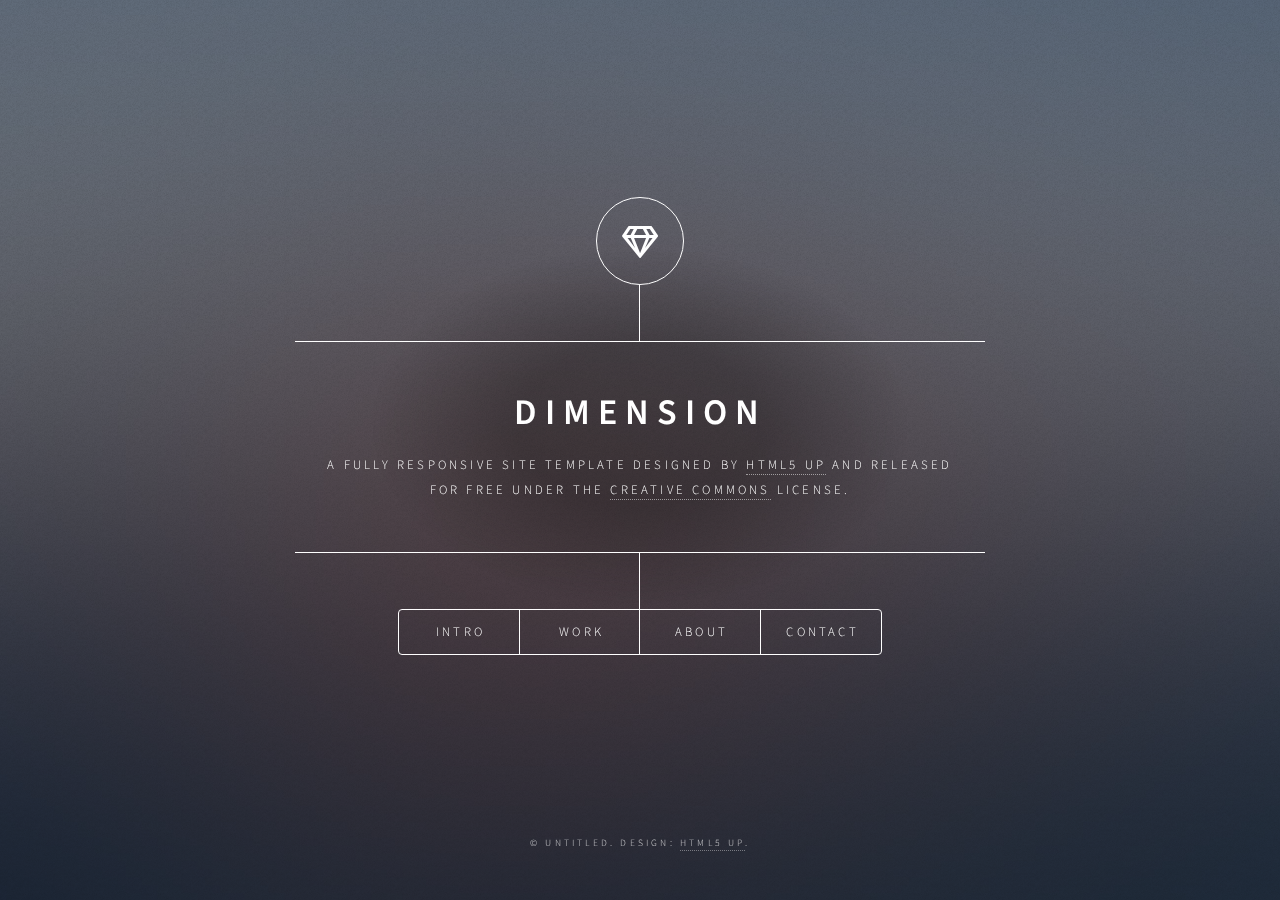
<file: index.html>
<!DOCTYPE HTML>
<!--
	Dimension by HTML5 UP
	html5up.net | @ajlkn
	Free for personal and commercial use under the CCA 3.0 license (html5up.net/license)
-->
<html>
	<head>
		<title>Dimension by HTML5 UP</title>
		<meta charset="utf-8" />
		<meta name="viewport" content="width=device-width, initial-scale=1, user-scalable=no" />
		<link rel="stylesheet" href="assets/css/main.css" />
		<noscript><link rel="stylesheet" href="assets/css/noscript.css" /></noscript>
	</head>
	<body class="is-preload">

		<!-- Wrapper -->
			<div id="wrapper">

				<!-- Header -->
					<header id="header">
						<div class="logo">
							<span class="icon fa-gem"></span>
						</div>
						<div class="content">
							<div class="inner">
								<h1>Dimension</h1>
								<p>A fully responsive site template designed by <a href="https://html5up.net">HTML5 UP</a> and released<br />
								for free under the <a href="https://html5up.net/license">Creative Commons</a> license.</p>
							</div>
						</div>
						<nav>
							<ul>
								<li><a href="#intro">Intro</a></li>
								<li><a href="#work">Work</a></li>
								<li><a href="#about">About</a></li>
								<li><a href="#contact">Contact</a></li>
								<!--<li><a href="#elements">Elements</a></li>-->
							</ul>
						</nav>
					</header>

				<!-- Main -->
					<div id="main">

						<!-- Intro -->
							<article id="intro">
								<h2 class="major">Intro</h2>
								<span class="image main"><img src="images/pic01.jpg" alt="" /></span>
								<p>Aenean ornare velit lacus, ac varius enim ullamcorper eu. Proin aliquam facilisis ante interdum congue. Integer mollis, nisl amet convallis, porttitor magna ullamcorper, amet egestas mauris. Ut magna finibus nisi nec lacinia. Nam maximus erat id euismod egestas. By the way, check out my <a href="#work">awesome work</a>.</p>
								<p>Lorem ipsum dolor sit amet, consectetur adipiscing elit. Duis dapibus rutrum facilisis. Class aptent taciti sociosqu ad litora torquent per conubia nostra, per inceptos himenaeos. Etiam tristique libero eu nibh porttitor fermentum. Nullam venenatis erat id vehicula viverra. Nunc ultrices eros ut ultricies condimentum. Mauris risus lacus, blandit sit amet venenatis non, bibendum vitae dolor. Nunc lorem mauris, fringilla in aliquam at, euismod in lectus. Pellentesque habitant morbi tristique senectus et netus et malesuada fames ac turpis egestas. In non lorem sit amet elit placerat maximus. Pellentesque aliquam maximus risus, vel sed vehicula.</p>
							</article>

						<!-- Work -->
							<article id="work">
								<h2 class="major">Work</h2>
								<span class="image main"><img src="images/pic02.jpg" alt="" /></span>
								<p>Adipiscing magna sed dolor elit. Praesent eleifend dignissim arcu, at eleifend sapien imperdiet ac. Aliquam erat volutpat. Praesent urna nisi, fringila lorem et vehicula lacinia quam. Integer sollicitudin mauris nec lorem luctus ultrices.</p>
								<p>Nullam et orci eu lorem consequat tincidunt vivamus et sagittis libero. Mauris aliquet magna magna sed nunc rhoncus pharetra. Pellentesque condimentum sem. In efficitur ligula tate urna. Maecenas laoreet massa vel lacinia pellentesque lorem ipsum dolor. Nullam et orci eu lorem consequat tincidunt. Vivamus et sagittis libero. Mauris aliquet magna magna sed nunc rhoncus amet feugiat tempus.</p>
							</article>

						<!-- About -->
							<article id="about">
								<h2 class="major">About</h2>
								<span class="image main"><img src="images/pic03.jpg" alt="" /></span>
								<p>Lorem ipsum dolor sit amet, consectetur et adipiscing elit. Praesent eleifend dignissim arcu, at eleifend sapien imperdiet ac. Aliquam erat volutpat. Praesent urna nisi, fringila lorem et vehicula lacinia quam. Integer sollicitudin mauris nec lorem luctus ultrices. Aliquam libero et malesuada fames ac ante ipsum primis in faucibus. Cras viverra ligula sit amet ex mollis mattis lorem ipsum dolor sit amet.</p>
							</article>

						<!-- Contact -->
							<article id="contact">
								<h2 class="major">Contact</h2>
								<form method="post" action="#">
									<div class="fields">
										<div class="field half">
											<label for="name">Name</label>
											<input type="text" name="name" id="name" />
										</div>
										<div class="field half">
											<label for="email">Email</label>
											<input type="text" name="email" id="email" />
										</div>
										<div class="field">
											<label for="message">Message</label>
											<textarea name="message" id="message" rows="4"></textarea>
										</div>
									</div>
									<ul class="actions">
										<li><input type="submit" value="Send Message" class="primary" /></li>
										<li><input type="reset" value="Reset" /></li>
									</ul>
								</form>
								<ul class="icons">
									<li><a href="#" class="icon brands fa-twitter"><span class="label">Twitter</span></a></li>
									<li><a href="#" class="icon brands fa-facebook-f"><span class="label">Facebook</span></a></li>
									<li><a href="#" class="icon brands fa-instagram"><span class="label">Instagram</span></a></li>
									<li><a href="#" class="icon brands fa-github"><span class="label">GitHub</span></a></li>
								</ul>
							</article>

						<!-- Elements -->
							<article id="elements">
								<h2 class="major">Elements</h2>

								<section>
									<h3 class="major">Text</h3>
									<p>This is <b>bold</b> and this is <strong>strong</strong>. This is <i>italic</i> and this is <em>emphasized</em>.
									This is <sup>superscript</sup> text and this is <sub>subscript</sub> text.
									This is <u>underlined</u> and this is code: <code>for (;;) { ... }</code>. Finally, <a href="#">this is a link</a>.</p>
									<hr />
									<h2>Heading Level 2</h2>
									<h3>Heading Level 3</h3>
									<h4>Heading Level 4</h4>
									<h5>Heading Level 5</h5>
									<h6>Heading Level 6</h6>
									<hr />
									<h4>Blockquote</h4>
									<blockquote>Fringilla nisl. Donec accumsan interdum nisi, quis tincidunt felis sagittis eget tempus euismod. Vestibulum ante ipsum primis in faucibus vestibulum. Blandit adipiscing eu felis iaculis volutpat ac adipiscing accumsan faucibus. Vestibulum ante ipsum primis in faucibus lorem ipsum dolor sit amet nullam adipiscing eu felis.</blockquote>
									<h4>Preformatted</h4>
									<pre><code>i = 0;

while (!deck.isInOrder()) {
    print 'Iteration ' + i;
    deck.shuffle();
    i++;
}

print 'It took ' + i + ' iterations to sort the deck.';</code></pre>
								</section>

								<section>
									<h3 class="major">Lists</h3>

									<h4>Unordered</h4>
									<ul>
										<li>Dolor pulvinar etiam.</li>
										<li>Sagittis adipiscing.</li>
										<li>Felis enim feugiat.</li>
									</ul>

									<h4>Alternate</h4>
									<ul class="alt">
										<li>Dolor pulvinar etiam.</li>
										<li>Sagittis adipiscing.</li>
										<li>Felis enim feugiat.</li>
									</ul>

									<h4>Ordered</h4>
									<ol>
										<li>Dolor pulvinar etiam.</li>
										<li>Etiam vel felis viverra.</li>
										<li>Felis enim feugiat.</li>
										<li>Dolor pulvinar etiam.</li>
										<li>Etiam vel felis lorem.</li>
										<li>Felis enim et feugiat.</li>
									</ol>
									<h4>Icons</h4>
									<ul class="icons">
										<li><a href="#" class="icon brands fa-twitter"><span class="label">Twitter</span></a></li>
										<li><a href="#" class="icon brands fa-facebook-f"><span class="label">Facebook</span></a></li>
										<li><a href="#" class="icon brands fa-instagram"><span class="label">Instagram</span></a></li>
										<li><a href="#" class="icon brands fa-github"><span class="label">Github</span></a></li>
									</ul>

									<h4>Actions</h4>
									<ul class="actions">
										<li><a href="#" class="button primary">Default</a></li>
										<li><a href="#" class="button">Default</a></li>
									</ul>
									<ul class="actions stacked">
										<li><a href="#" class="button primary">Default</a></li>
										<li><a href="#" class="button">Default</a></li>
									</ul>
								</section>

								<section>
									<h3 class="major">Table</h3>
									<h4>Default</h4>
									<div class="table-wrapper">
										<table>
											<thead>
												<tr>
													<th>Name</th>
													<th>Description</th>
													<th>Price</th>
												</tr>
											</thead>
											<tbody>
												<tr>
													<td>Item One</td>
													<td>Ante turpis integer aliquet porttitor.</td>
													<td>29.99</td>
												</tr>
												<tr>
													<td>Item Two</td>
													<td>Vis ac commodo adipiscing arcu aliquet.</td>
													<td>19.99</td>
												</tr>
												<tr>
													<td>Item Three</td>
													<td> Morbi faucibus arcu accumsan lorem.</td>
													<td>29.99</td>
												</tr>
												<tr>
													<td>Item Four</td>
													<td>Vitae integer tempus condimentum.</td>
													<td>19.99</td>
												</tr>
												<tr>
													<td>Item Five</td>
													<td>Ante turpis integer aliquet porttitor.</td>
													<td>29.99</td>
												</tr>
											</tbody>
											<tfoot>
												<tr>
													<td colspan="2"></td>
													<td>100.00</td>
												</tr>
											</tfoot>
										</table>
									</div>

									<h4>Alternate</h4>
									<div class="table-wrapper">
										<table class="alt">
											<thead>
												<tr>
													<th>Name</th>
													<th>Description</th>
													<th>Price</th>
												</tr>
											</thead>
											<tbody>
												<tr>
													<td>Item One</td>
													<td>Ante turpis integer aliquet porttitor.</td>
													<td>29.99</td>
												</tr>
												<tr>
													<td>Item Two</td>
													<td>Vis ac commodo adipiscing arcu aliquet.</td>
													<td>19.99</td>
												</tr>
												<tr>
													<td>Item Three</td>
													<td> Morbi faucibus arcu accumsan lorem.</td>
													<td>29.99</td>
												</tr>
												<tr>
													<td>Item Four</td>
													<td>Vitae integer tempus condimentum.</td>
													<td>19.99</td>
												</tr>
												<tr>
													<td>Item Five</td>
													<td>Ante turpis integer aliquet porttitor.</td>
													<td>29.99</td>
												</tr>
											</tbody>
											<tfoot>
												<tr>
													<td colspan="2"></td>
													<td>100.00</td>
												</tr>
											</tfoot>
										</table>
									</div>
								</section>

								<section>
									<h3 class="major">Buttons</h3>
									<ul class="actions">
										<li><a href="#" class="button primary">Primary</a></li>
										<li><a href="#" class="button">Default</a></li>
									</ul>
									<ul class="actions">
										<li><a href="#" class="button">Default</a></li>
										<li><a href="#" class="button small">Small</a></li>
									</ul>
									<ul class="actions">
										<li><a href="#" class="button primary icon solid fa-download">Icon</a></li>
										<li><a href="#" class="button icon solid fa-download">Icon</a></li>
									</ul>
									<ul class="actions">
										<li><span class="button primary disabled">Disabled</span></li>
										<li><span class="button disabled">Disabled</span></li>
									</ul>
								</section>

								<section>
									<h3 class="major">Form</h3>
									<form method="post" action="#">
										<div class="fields">
											<div class="field half">
												<label for="demo-name">Name</label>
												<input type="text" name="demo-name" id="demo-name" value="" placeholder="Jane Doe" />
											</div>
											<div class="field half">
												<label for="demo-email">Email</label>
												<input type="email" name="demo-email" id="demo-email" value="" placeholder="jane@untitled.tld" />
											</div>
											<div class="field">
												<label for="demo-category">Category</label>
												<select name="demo-category" id="demo-category">
													<option value="">-</option>
													<option value="1">Manufacturing</option>
													<option value="1">Shipping</option>
													<option value="1">Administration</option>
													<option value="1">Human Resources</option>
												</select>
											</div>
											<div class="field half">
												<input type="radio" id="demo-priority-low" name="demo-priority" checked>
												<label for="demo-priority-low">Low</label>
											</div>
											<div class="field half">
												<input type="radio" id="demo-priority-high" name="demo-priority">
												<label for="demo-priority-high">High</label>
											</div>
											<div class="field half">
												<input type="checkbox" id="demo-copy" name="demo-copy">
												<label for="demo-copy">Email me a copy</label>
											</div>
											<div class="field half">
												<input type="checkbox" id="demo-human" name="demo-human" checked>
												<label for="demo-human">Not a robot</label>
											</div>
											<div class="field">
												<label for="demo-message">Message</label>
												<textarea name="demo-message" id="demo-message" placeholder="Enter your message" rows="6"></textarea>
											</div>
										</div>
										<ul class="actions">
											<li><input type="submit" value="Send Message" class="primary" /></li>
											<li><input type="reset" value="Reset" /></li>
										</ul>
									</form>
								</section>

							</article>

					</div>

				<!-- Footer -->
					<footer id="footer">
						<p class="copyright">&copy; Untitled. Design: <a href="https://html5up.net">HTML5 UP</a>.</p>
					</footer>

			</div>

		<!-- BG -->
			<div id="bg"></div>

		<!-- Scripts -->
			<script src="assets/js/jquery.min.js"></script>
			<script src="assets/js/browser.min.js"></script>
			<script src="assets/js/breakpoints.min.js"></script>
			<script src="assets/js/util.js"></script>
			<script src="assets/js/main.js"></script>

	</body>
</html>
</file>
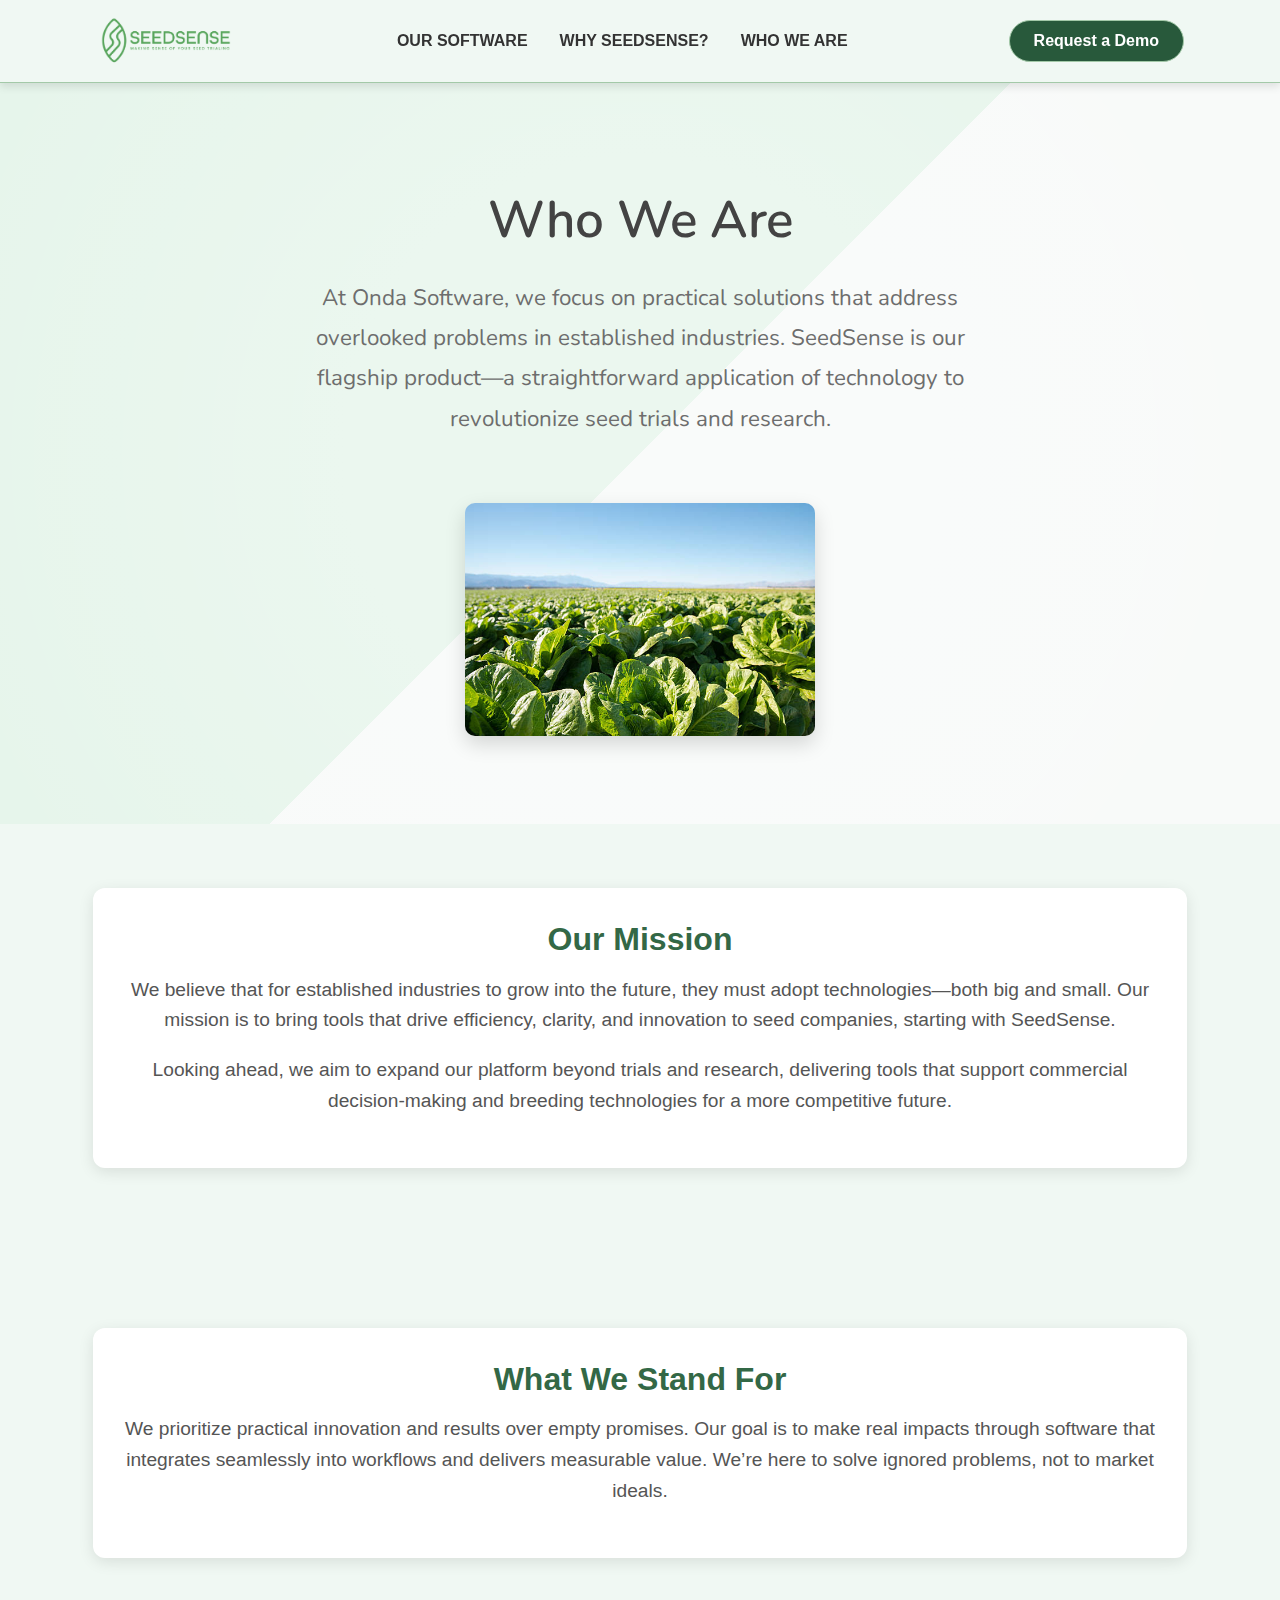
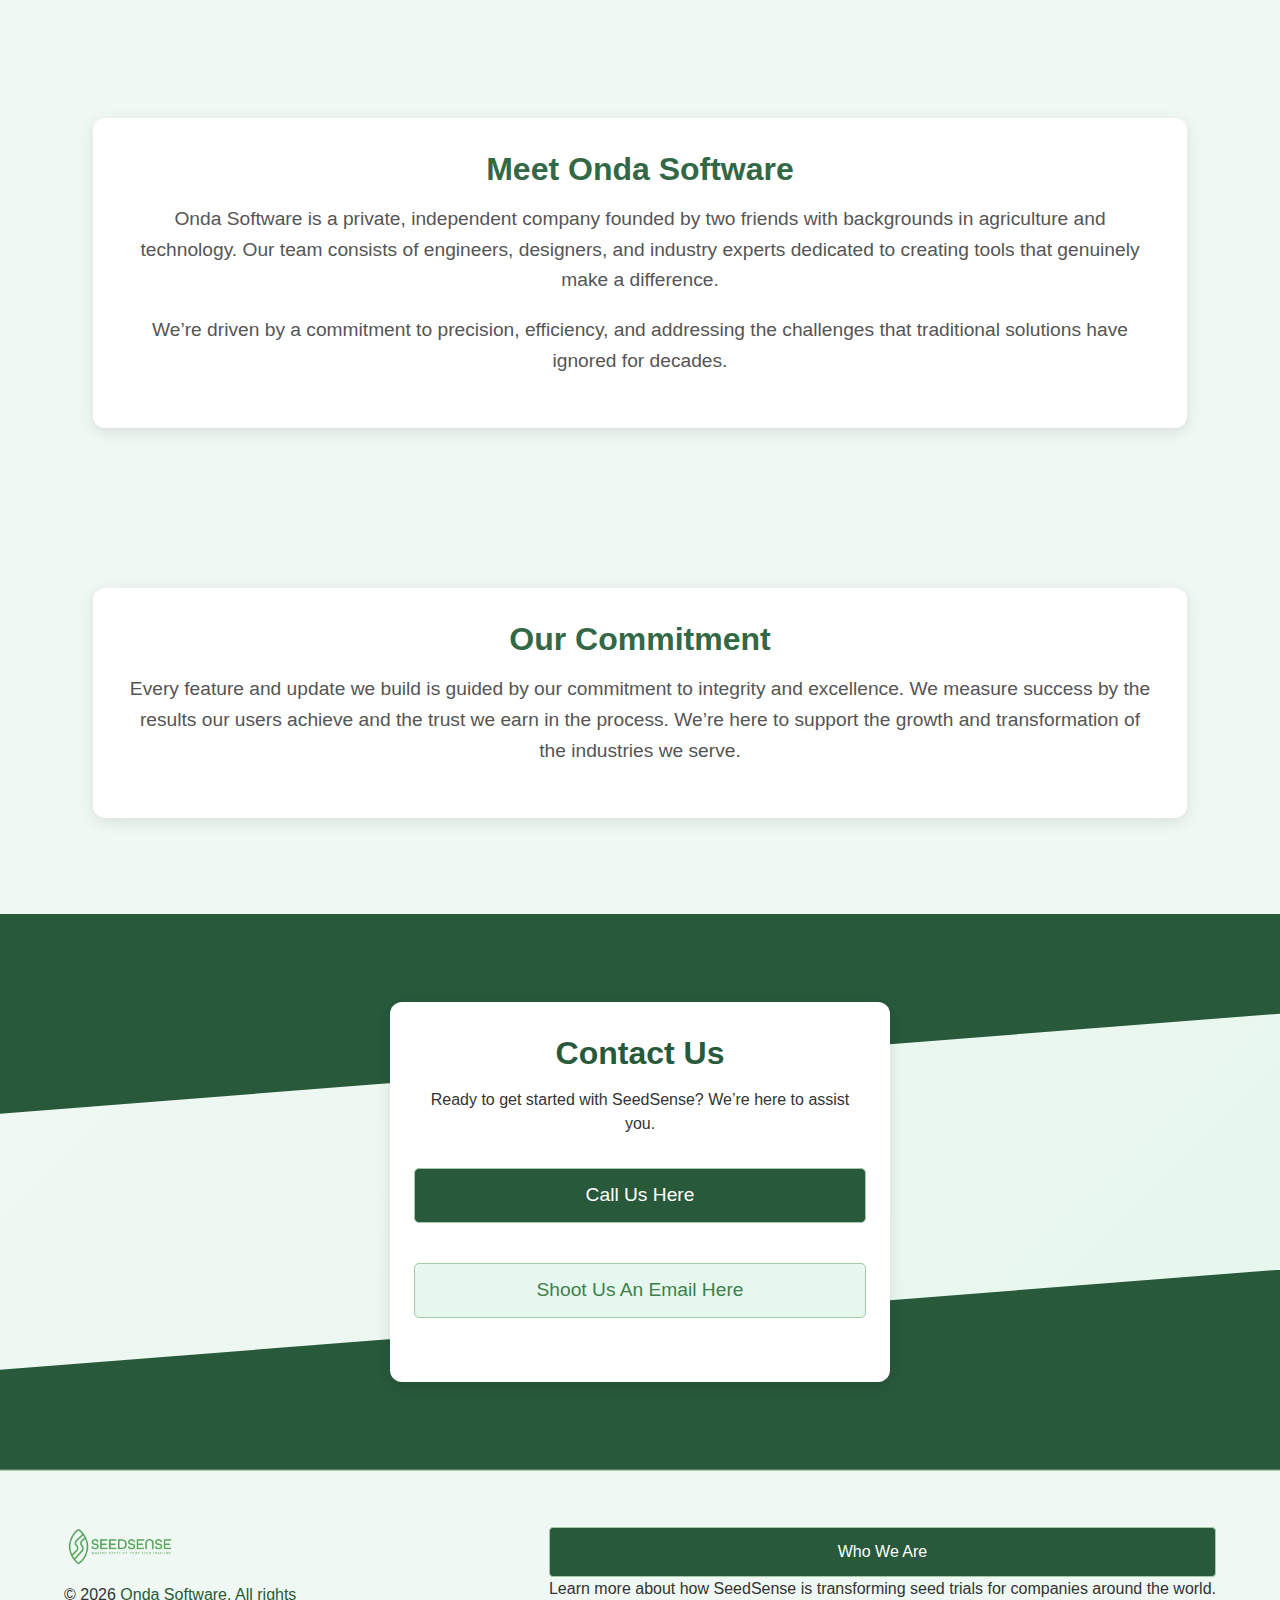
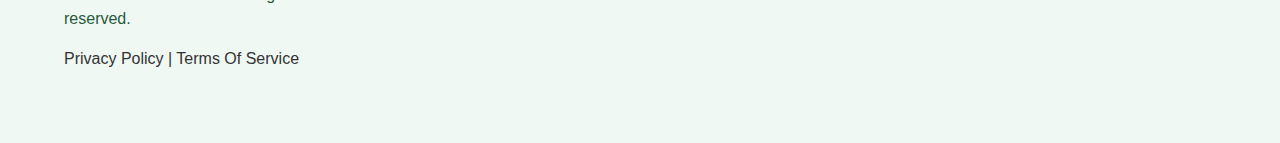
<file: about.html>
<!DOCTYPE html>
<html lang="en">
<head>
  <meta charset="UTF-8" />
  <meta name="viewport" content="width=device-width, initial-scale=1.0" />
  <meta name="description" content="Learn more about who we are at SeedSense, our mission, and our commitment to revolutionizing seed trials." />
  <title>Who We Are - SeedSense</title>
  <link rel="stylesheet" href="seedsense.css" />
  <link href="https://fonts.googleapis.com/css2?family=Nunito:wght@400;600;700&display=swap" rel="stylesheet">
  <link href="https://cdnjs.cloudflare.com/ajax/libs/font-awesome/6.0.0/css/all.min.css" rel="stylesheet" />
</head>
<body>
  <header class="site-header">
    <div class="container nav-container">
      <div class="logo">
        <a href="seedsense.html">
          <img src="assets/images/sslogo.png" alt="SeedSense Logo" />
        </a>
      </div>
      <nav class="main-nav">
        <ul>
          <li><a href="features.html">Our Software</a></li>
          <li><a href="benefits.html">Why SeedSense?</a></li>
          <li><a href="about.html">Who We Are</a></li>
        </ul>
      </nav>
      <div class="header-cta">
        <a href="#contact" class="btn btn-primary">Request a Demo</a>
      </div>
    </div>
  </header>

  <section class="hero-section" id="about">
    <div class="container hero-content">
      <div class="hero-text">
        <h1>Who We Are</h1>
        <p>
          At Onda Software, we focus on practical solutions that address overlooked problems in established industries. SeedSense is our flagship product—a straightforward application of technology to revolutionize seed trials and research.
        </p>
      </div>
      <div class="hero-media">
        <img src="assets/images/pic02new.jpg" alt="About SeedSense" class="hero-img" />
      </div>
    </div>
  </section>

  <section id="mission" class="info-section">
    <div class="container card">
      <h2>Our Mission</h2>
      <p>
        We believe that for established industries to grow into the future, they must adopt technologies—both big and small. Our mission is to bring tools that drive efficiency, clarity, and innovation to seed companies, starting with SeedSense.
      </p>
      <p>
        Looking ahead, we aim to expand our platform beyond trials and research, delivering tools that support commercial decision-making and breeding technologies for a more competitive future.
      </p>
    </div>
  </section>

  <section id="values" class="info-section">
    <div class="container card">
      <h2>What We Stand For</h2>
      <p>
        We prioritize practical innovation and results over empty promises. Our goal is to make real impacts through software that integrates seamlessly into workflows and delivers measurable value. We’re here to solve ignored problems, not to market ideals.
      </p>
    </div>
  </section>

  <section id="team" class="info-section">
    <div class="container card">
      <h2>Meet Onda Software</h2>
      <p>
        Onda Software is a private, independent company founded by two friends with backgrounds in agriculture and technology. Our team consists of engineers, designers, and industry experts dedicated to creating tools that genuinely make a difference.
      </p>
      <p>
        We’re driven by a commitment to precision, efficiency, and addressing the challenges that traditional solutions have ignored for decades.
      </p>
    </div>
  </section>

  <section id="commitment" class="info-section">
    <div class="container card">
      <h2>Our Commitment</h2>
      <p>
        Every feature and update we build is guided by our commitment to integrity and excellence. We measure success by the results our users achieve and the trust we earn in the process. We’re here to support the growth and transformation of the industries we serve.
      </p>
    </div>
  </section>

  <!-- CONTACT / DEMO SECTION -->
<section class="contact-demo-section" id="contact">
  <div class="container">
    <div class="contact-demo">
      <h2>Contact Us</h2>
      <p>Ready to get started with SeedSense? We’re here to assist you.</p>

      <div class="contact-buttons">
        <a href="tel:+17605500255" class="btn btn-primary btn-large">Call Us Here</a>
        <a href="mailto:sales@ondasoftware.com" class="btn btn-secondary btn-large">Shoot Us An Email Here</a>
      </div>
      <!--add in contact button here if we want to add that as a new page -->
    </div>
  </div>
</section>

  <!-- FOOTER -->
  <footer class="site-footer">
    <div class="container footer-content">
      <div class="footer-left">
        <a href="https://ondasoftware.com" class="footer-logo">
          <img src="assets/images/sslogo.png" alt="SeedSense Logo" />
        </a>
        <p>© <span id="year"></span> <a href="https://ondasoftware.com"> Onda Software. All rights reserved. </a> </p>
        <p>
          <a href="https://ondasoftware.com/seedsensepolicy" style="text-decoration: none; color: inherit;">Privacy Policy | Terms Of Service</a>
        </p>
      </div>
      <div class="footer-right">
          <div class="element">
          <a href="about.html" class="btn btn-primary">Who We Are</a>
        </div>

        <p>Learn more about how SeedSense is transforming seed trials for companies around the world.</p>
      </div>
    </div>
  </footer>

  <script>
    document.getElementById('year').textContent = new Date().getFullYear();
  </script>
</body>
</html>
</file>
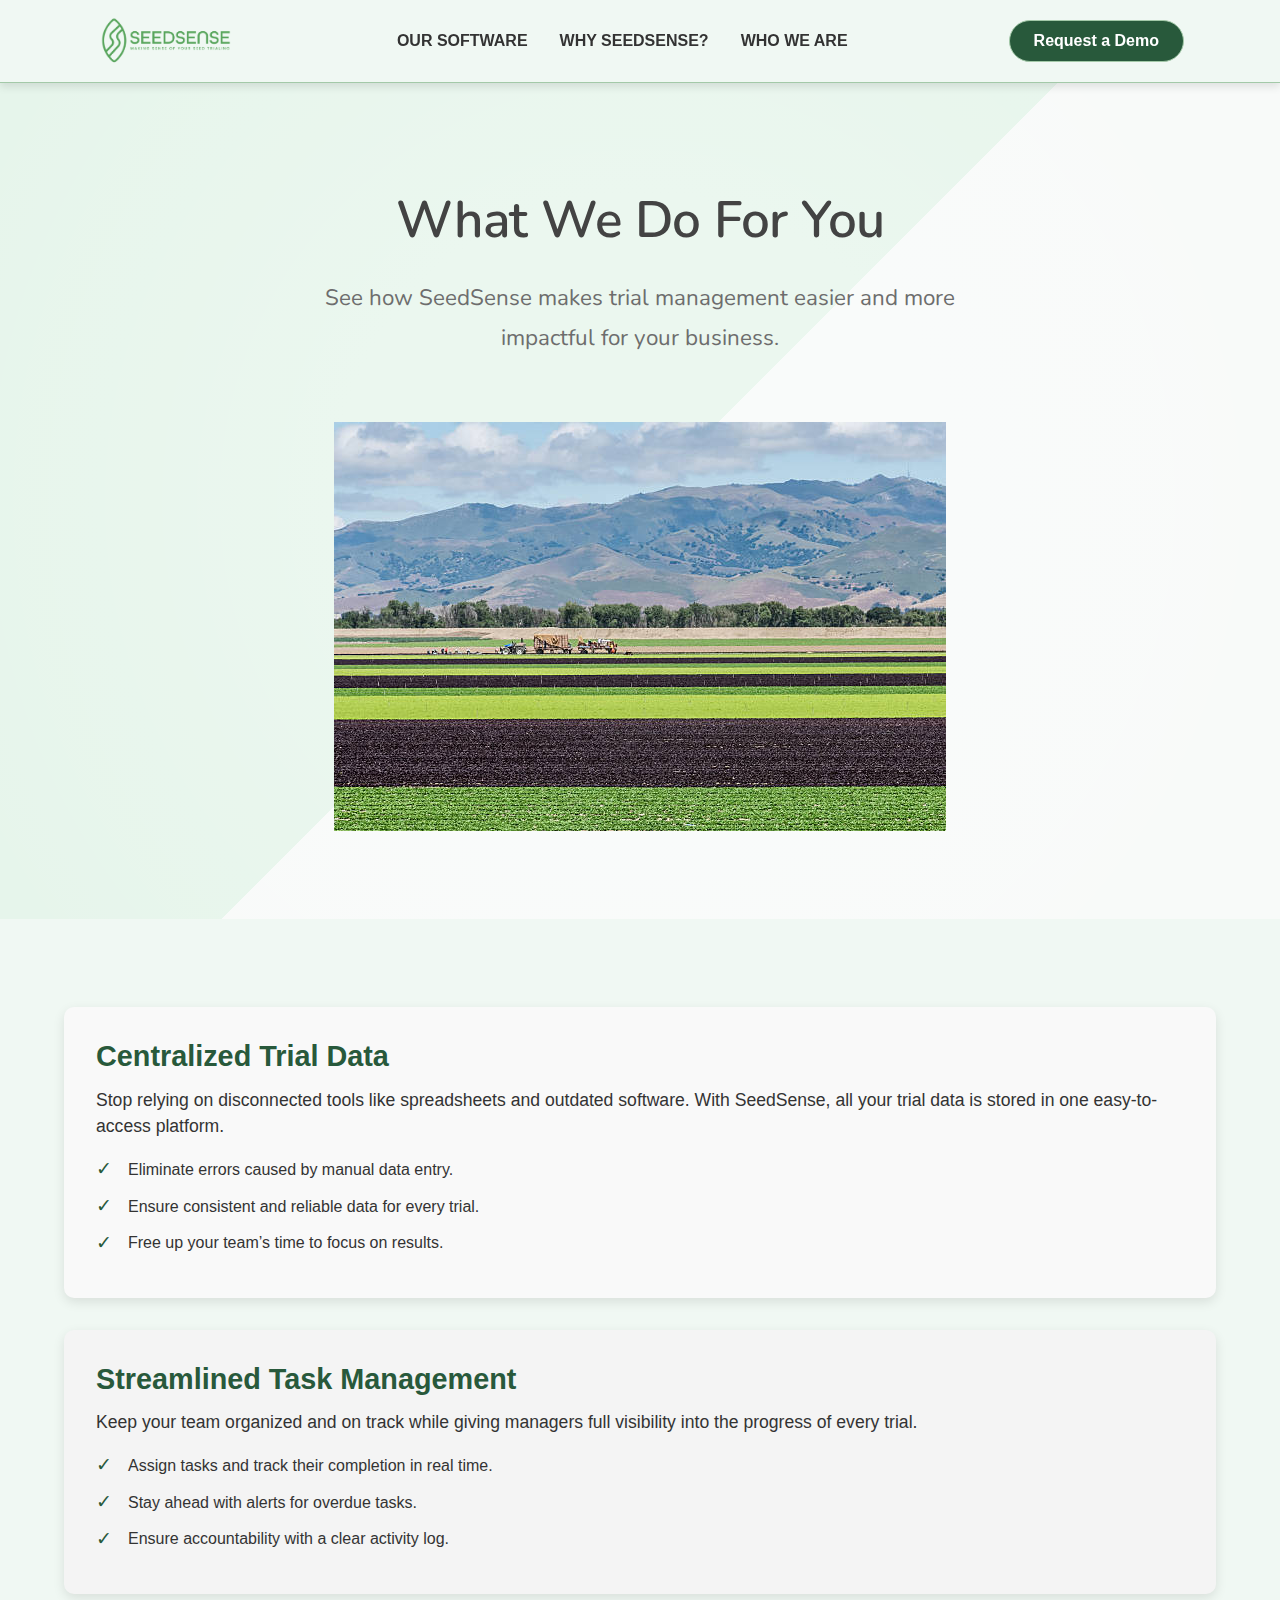
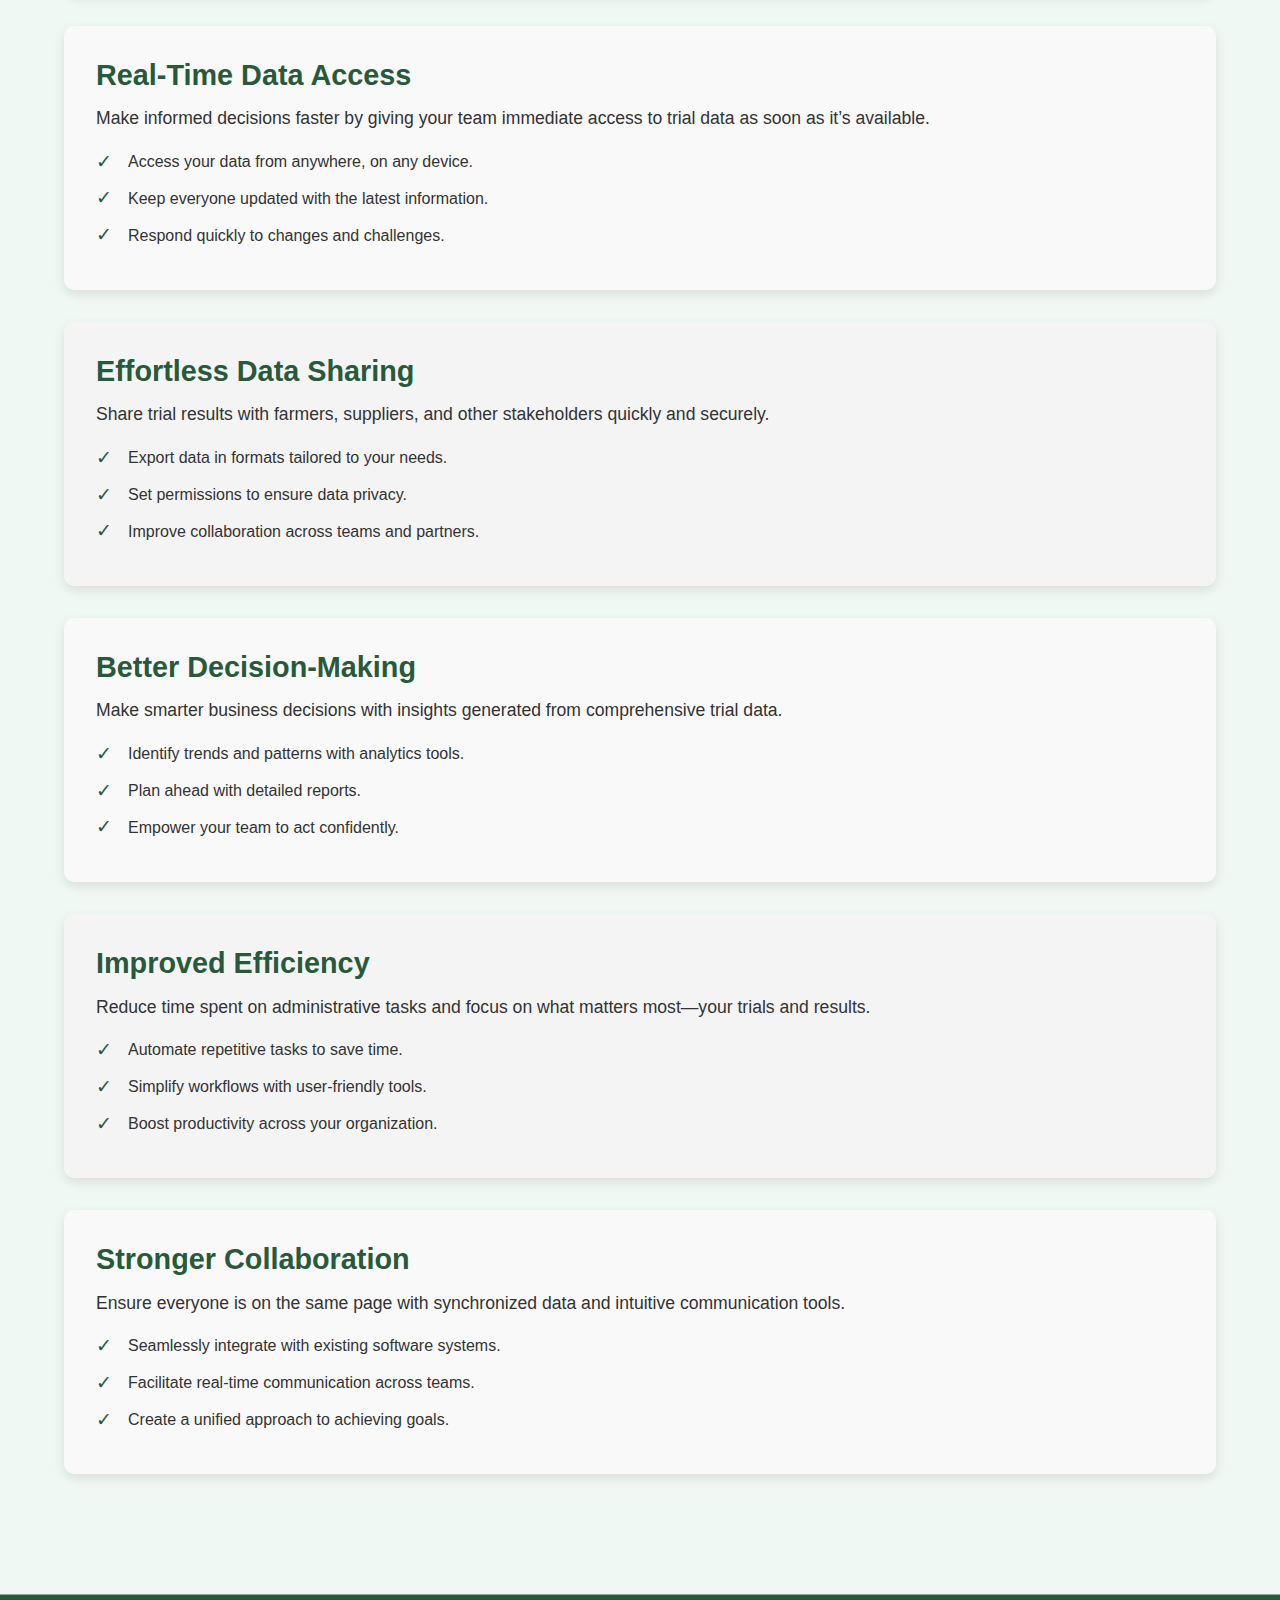
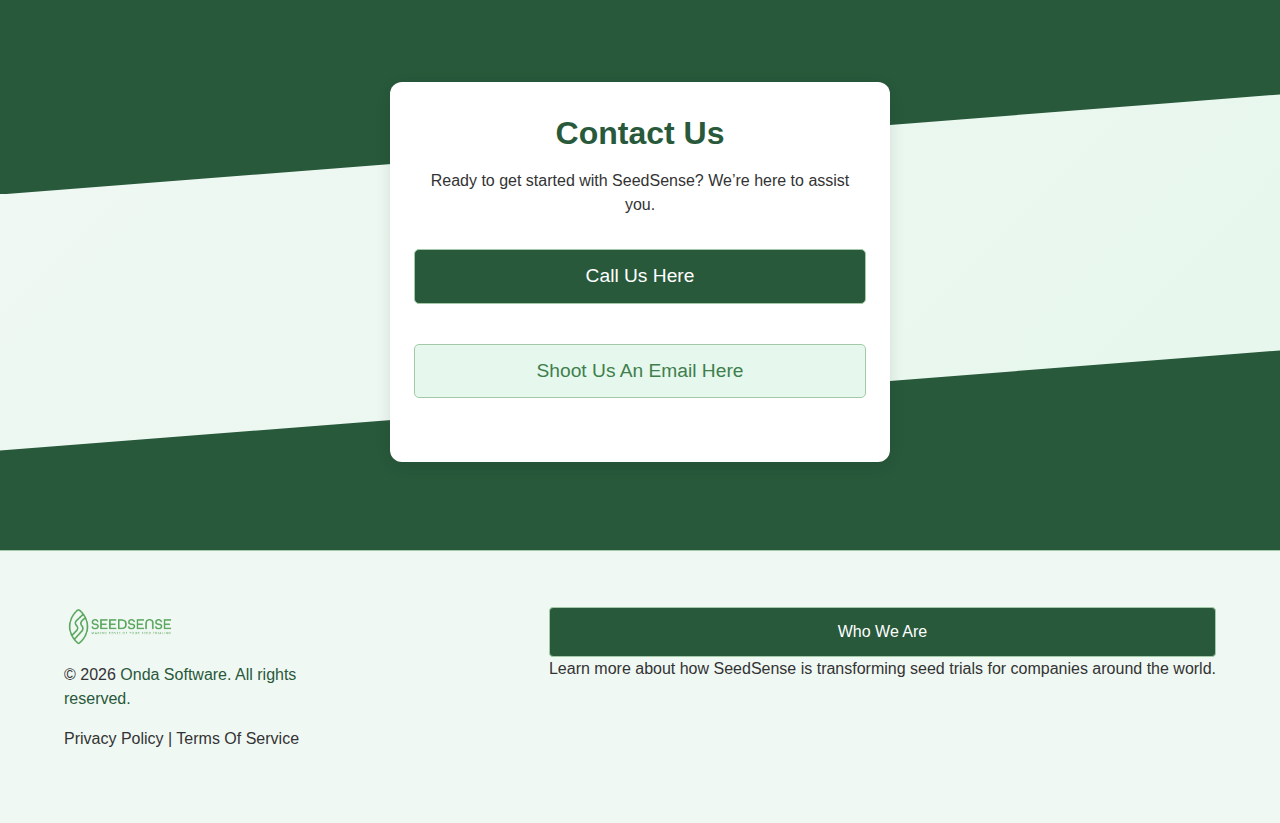
<file: benefits.html>
<!DOCTYPE html>
<html lang="en">
<head>
  <meta charset="UTF-8" />
  <meta name="viewport" content="width=device-width, initial-scale=1.0" />
  <meta name="description" content="Explore how SeedSense benefits your team and improves trial management efficiency." />
  <title>What We Do For You - SeedSense</title>
  <link rel="stylesheet" href="seedsense.css" />
  <link href="https://fonts.googleapis.com/css2?family=Nunito:wght@400;600;700&display=swap" rel="stylesheet">
  <link href="https://cdnjs.cloudflare.com/ajax/libs/font-awesome/6.0.0/css/all.min.css" rel="stylesheet" />
</head>
<body>
  <header class="site-header">
    <div class="container nav-container">
      <div class="logo">
        <a href="seedsense.html">
          <img src="assets/images/sslogo.png" alt="SeedSense Logo" />
        </a>
      </div>
      <nav class="main-nav">
        <ul>
          <li><a href="features.html">Our Software</a></li>
          <li><a href="benefits.html">Why SeedSense?</a></li>
          <li><a href="about.html">Who We Are</a></li>
        </ul>
      </nav>
      <div class="header-cta">
        <a href="#contact" class="btn btn-primary">Request a Demo</a>
      </div>
    </div>
  </header>

  <section class="hero-section" id="benefits">
    <div class="container hero-content">
      <div class="hero-text">
        <h1>What We Do For You</h1>
        <p>See how SeedSense makes trial management easier and more impactful for your business.</p>
      </div>
      <div class="hero-image">
        <img src="assets/images/pic01new.jpg" alt="Hero Benefits" />
      </div>
    </div>
  </section>

  <section id="benefits" class="benefits-section">
    <div class="container">
      <div class="benefit-card">
        <h2>Centralized Trial Data</h2>
        <p>Stop relying on disconnected tools like spreadsheets and outdated software. With SeedSense, all your trial data is stored in one easy-to-access platform.</p>
        <ul>
          <li>Eliminate errors caused by manual data entry.</li>
          <li>Ensure consistent and reliable data for every trial.</li>
          <li>Free up your team’s time to focus on results.</li>
        </ul>
      </div>

      <div class="benefit-card">
        <h2>Streamlined Task Management</h2>
        <p>Keep your team organized and on track while giving managers full visibility into the progress of every trial.</p>
        <ul>
          <li>Assign tasks and track their completion in real time.</li>
          <li>Stay ahead with alerts for overdue tasks.</li>
          <li>Ensure accountability with a clear activity log.</li>
        </ul>
      </div>

      <div class="benefit-card">
        <h2>Real-Time Data Access</h2>
        <p>Make informed decisions faster by giving your team immediate access to trial data as soon as it’s available.</p>
        <ul>
          <li>Access your data from anywhere, on any device.</li>
          <li>Keep everyone updated with the latest information.</li>
          <li>Respond quickly to changes and challenges.</li>
        </ul>
      </div>

      <div class="benefit-card">
        <h2>Effortless Data Sharing</h2>
        <p>Share trial results with farmers, suppliers, and other stakeholders quickly and securely.</p>
        <ul>
          <li>Export data in formats tailored to your needs.</li>
          <li>Set permissions to ensure data privacy.</li>
          <li>Improve collaboration across teams and partners.</li>
        </ul>
      </div>

      <div class="benefit-card">
        <h2>Better Decision-Making</h2>
        <p>Make smarter business decisions with insights generated from comprehensive trial data.</p>
        <ul>
          <li>Identify trends and patterns with analytics tools.</li>
          <li>Plan ahead with detailed reports.</li>
          <li>Empower your team to act confidently.</li>
        </ul>
      </div>

      <div class="benefit-card">
        <h2>Improved Efficiency</h2>
        <p>Reduce time spent on administrative tasks and focus on what matters most—your trials and results.</p>
        <ul>
          <li>Automate repetitive tasks to save time.</li>
          <li>Simplify workflows with user-friendly tools.</li>
          <li>Boost productivity across your organization.</li>
        </ul>
      </div>

      <div class="benefit-card">
        <h2>Stronger Collaboration</h2>
        <p>Ensure everyone is on the same page with synchronized data and intuitive communication tools.</p>
        <ul>
          <li>Seamlessly integrate with existing software systems.</li>
          <li>Facilitate real-time communication across teams.</li>
          <li>Create a unified approach to achieving goals.</li>
        </ul>
      </div>
    </div>
  </section>


  <!-- CONTACT / DEMO SECTION -->
<section class="contact-demo-section" id="contact">
  <div class="container">
    <div class="contact-demo">
      <h2>Contact Us</h2>
      <p>Ready to get started with SeedSense? We’re here to assist you.</p>

      <div class="contact-buttons">
        <a href="tel:+17605500255" class="btn btn-primary btn-large">Call Us Here</a>
        <a href="mailto:sales@ondasoftware.com" class="btn btn-secondary btn-large">Shoot Us An Email Here</a>
      </div>
      <!--add in contact button here if we want to add that as a new page -->
    </div>
  </div>
</section>

  <!-- FOOTER -->
  <footer class="site-footer">
    <div class="container footer-content">
      <div class="footer-left">
        <a href="https://ondasoftware.com" class="footer-logo">
          <img src="assets/images/sslogo.png" alt="SeedSense Logo" />
        </a>
        <p>© <span id="year"></span> <a href="https://ondasoftware.com"> Onda Software. All rights reserved. </a> </p>
        <p>
          <a href="https://ondasoftware.com/seedsensepolicy" style="text-decoration: none; color: inherit;">Privacy Policy | Terms Of Service</a>
        </p>
      </div>
      <div class="footer-right">
          <div class="element">
          <a href="about.html" class="btn btn-primary">Who We Are</a>
        </div>

        <p>Learn more about how SeedSense is transforming seed trials for companies around the world.</p>
      </div>
    </div>
  </footer>
  <script>
    document.getElementById('year').textContent = new Date().getFullYear();
  </script>
</body>
</html>
</file>
<file: assets/css/noscript.css>
/*
	Dimension by HTML5 UP
	html5up.net | @ajlkn
	Free for personal and commercial use under the CCA 3.0 license (html5up.net/license)
*/

/* BG */

	body.is-preload #bg:before {
		background-color: transparent;
	}

/* Header */

	body.is-preload #header {
		-moz-filter: none;
		-webkit-filter: none;
		-ms-filter: none;
		filter: none;
	}

		body.is-preload #header > * {
			opacity: 1;
		}

		body.is-preload #header .content .inner {
			max-height: none;
			padding: 3rem 2rem;
			opacity: 1;
		}

/* Main */

	#main article {
		opacity: 1;
		margin: 4rem 0 0 0;
	}
</file>
<file: assets/css/main.css>
@import url(fontawesome-all.min.css);
@import url("https://fonts.googleapis.com/css?family=Source+Sans+Pro:300italic,600italic,300,600");

/*
	Dimension by HTML5 UP
	html5up.net | @ajlkn
	Free for personal and commercial use under the CCA 3.0 license (html5up.net/license)
*/

html, body, div, span, applet, object,
iframe, h1, h2, h3, h4, h5, h6, p, blockquote,
pre, a, abbr, acronym, address, big, cite,
code, del, dfn, em, img, ins, kbd, q, s, samp,
small, strike, strong, sub, sup, tt, var, b,
u, i, center, dl, dt, dd, ol, ul, li, fieldset,
form, label, legend, table, caption, tbody,
tfoot, thead, tr, th, td, article, aside,
canvas, details, embed, figure, figcaption,
footer, header, hgroup, menu, nav, output, ruby,
section, summary, time, mark, audio, video {
	margin: 0;
	padding: 0;
	border: 0;
	font-size: 100%;
	font: inherit;
	vertical-align: baseline;}

article, aside, details, figcaption, figure,
footer, header, hgroup, menu, nav, section {
	display: block;}

body {
	line-height: 1;
}

ol, ul {
	list-style: none;
}

blockquote, q {
	quotes: none;
}

	blockquote:before, blockquote:after, q:before, q:after {
		content: '';
		content: none;
	}

table {
	border-collapse: collapse;
	border-spacing: 0;
}

body {
	-webkit-text-size-adjust: none;
}

mark {
	background-color: transparent;
	color: inherit;
}

input::-moz-focus-inner {
	border: 0;
	padding: 0;
}

input, select, textarea {
	-moz-appearance: none;
	-webkit-appearance: none;
	-ms-appearance: none;
	appearance: none;
}

/* Basic */

	@-ms-viewport {
		width: device-width;
	}

	@media screen and (max-width: 480px) {

		html, body {
			min-width: 320px;
		}

	}

	html {
		box-sizing: border-box;
	}

	*, *:before, *:after {
		box-sizing: inherit;
	}

	body {
		background: #1b1f22;
	}

		body.is-preload *, body.is-preload *:before, body.is-preload *:after {
			-moz-animation: none !important;
			-webkit-animation: none !important;
			-ms-animation: none !important;
			animation: none !important;
			-moz-transition: none !important;
			-webkit-transition: none !important;
			-ms-transition: none !important;
			transition: none !important;
		}

/* Type */

	html {
		font-size: 16pt;
	}

		@media screen and (max-width: 1680px) {

			html {
				font-size: 12pt;
			}

		}

		@media screen and (max-width: 736px) {

			html {
				font-size: 11pt;
			}

		}

		@media screen and (max-width: 360px) {

			html {
				font-size: 10pt;
			}

		}

	body, input, select, textarea {
		color: #ffffff;
		font-family: "Source Sans Pro", sans-serif;
		font-weight: 300;
		font-size: 1rem;
		line-height: 1.65;
	}

	a {
		-moz-transition: color 0.2s ease-in-out, background-color 0.2s ease-in-out, border-bottom-color 0.2s ease-in-out;
		-webkit-transition: color 0.2s ease-in-out, background-color 0.2s ease-in-out, border-bottom-color 0.2s ease-in-out;
		-ms-transition: color 0.2s ease-in-out, background-color 0.2s ease-in-out, border-bottom-color 0.2s ease-in-out;
		transition: color 0.2s ease-in-out, background-color 0.2s ease-in-out, border-bottom-color 0.2s ease-in-out;
		border-bottom: dotted 1px rgba(255, 255, 255, 0.5);
		text-decoration: none;
		color: inherit;
	}

		a:hover {
			border-bottom-color: transparent;
		}

	strong, b {
		color: #ffffff;
		font-weight: 600;
	}

	em, i {
		font-style: italic;
	}

	p {
		margin: 0 0 2rem 0;
	}

	h1, h2, h3, h4, h5, h6 {
		color: #ffffff;
		font-weight: 600;
		line-height: 1.5;
		margin: 0 0 1rem 0;
		text-transform: uppercase;
		letter-spacing: 0.2rem;
	}

		h1 a, h2 a, h3 a, h4 a, h5 a, h6 a {
			color: inherit;
			text-decoration: none;
		}

		h1.major, h2.major, h3.major, h4.major, h5.major, h6.major {
			border-bottom: solid 1px #ffffff;
			width: -moz-max-content;
			width: -webkit-max-content;
			width: -ms-max-content;
			width: max-content;
			padding-bottom: 0.5rem;
			margin: 0 0 2rem 0;
		}

	h1 {
		font-size: 2.25rem;
		line-height: 1.3;
		letter-spacing: 0.5rem;
	}

	h2 {
		font-size: 1.5rem;
		line-height: 1.4;
		letter-spacing: 0.5rem;
	}

	h3 {
		font-size: 1rem;
	}

	h4 {
		font-size: 0.8rem;
	}

	h5 {
		font-size: 0.7rem;
	}

	h6 {
		font-size: 0.6rem;
	}

	@media screen and (max-width: 736px) {

		h1 {
			font-size: 1.75rem;
			line-height: 1.4;
		}

		h2 {
			font-size: 1.25em;
			line-height: 1.5;
		}

	}

	sub {
		font-size: 0.8rem;
		position: relative;
		top: 0.5rem;
	}

	sup {
		font-size: 0.8rem;
		position: relative;
		top: -0.5rem;
	}

	blockquote {
		border-left: solid 4px #ffffff;
		font-style: italic;
		margin: 0 0 2rem 0;
		padding: 0.5rem 0 0.5rem 2rem;
	}

	code {
		background: rgba(255, 255, 255, 0.075);
		border-radius: 4px;
		font-family: "Courier New", monospace;
		font-size: 0.9rem;
		margin: 0 0.25rem;
		padding: 0.25rem 0.65rem;
	}

	pre {
		-webkit-overflow-scrolling: touch;
		font-family: "Courier New", monospace;
		font-size: 0.9rem;
		margin: 0 0 2rem 0;
	}

		pre code {
			display: block;
			line-height: 1.75;
			padding: 1rem 1.5rem;
			overflow-x: auto;
		}

	hr {
		border: 0;
		border-bottom: solid 1px #ffffff;
		margin: 2.75rem 0;
	}

	.align-left {
		text-align: left;
	}

	.align-center {
		text-align: center;
	}

	.align-right {
		text-align: right;
	}

/* Form */

	form {
		margin: 0 0 2rem 0;
	}

		form > :last-child {
			margin-bottom: 0;
		}

		form > .fields {
			display: -moz-flex;
			display: -webkit-flex;
			display: -ms-flex;
			display: flex;
			-moz-flex-wrap: wrap;
			-webkit-flex-wrap: wrap;
			-ms-flex-wrap: wrap;
			flex-wrap: wrap;
			width: calc(100% + 3rem);
			margin: -1.5rem 0 2rem -1.5rem;
		}

			form > .fields > .field {
				-moz-flex-grow: 0;
				-webkit-flex-grow: 0;
				-ms-flex-grow: 0;
				flex-grow: 0;
				-moz-flex-shrink: 0;
				-webkit-flex-shrink: 0;
				-ms-flex-shrink: 0;
				flex-shrink: 0;
				padding: 1.5rem 0 0 1.5rem;
				width: calc(100% - 1.5rem);
			}

				form > .fields > .field.half {
					width: calc(50% - 0.75rem);
				}

				form > .fields > .field.third {
					width: calc(100%/3 - 0.5rem);
				}

				form > .fields > .field.quarter {
					width: calc(25% - 0.375rem);
				}

		@media screen and (max-width: 480px) {

			form > .fields {
				width: calc(100% + 3rem);
				margin: -1.5rem 0 2rem -1.5rem;
			}

				form > .fields > .field {
					padding: 1.5rem 0 0 1.5rem;
					width: calc(100% - 1.5rem);
				}

					form > .fields > .field.half {
						width: calc(100% - 1.5rem);
					}

					form > .fields > .field.third {
						width: calc(100% - 1.5rem);
					}

					form > .fields > .field.quarter {
						width: calc(100% - 1.5rem);
					}

		}

	label {
		color: #ffffff;
		display: block;
		font-size: 0.8rem;
		font-weight: 300;
		letter-spacing: 0.2rem;
		line-height: 1.5;
		margin: 0 0 1rem 0;
		text-transform: uppercase;
	}

	input[type="text"],
	input[type="password"],
	input[type="email"],
	input[type="tel"],
	select,
	textarea {
		-moz-appearance: none;
		-webkit-appearance: none;
		-ms-appearance: none;
		appearance: none;
		-moz-transition: border-color 0.2s ease-in-out, box-shadow 0.2s ease-in-out, background-color 0.2s ease-in-out;
		-webkit-transition: border-color 0.2s ease-in-out, box-shadow 0.2s ease-in-out, background-color 0.2s ease-in-out;
		-ms-transition: border-color 0.2s ease-in-out, box-shadow 0.2s ease-in-out, background-color 0.2s ease-in-out;
		transition: border-color 0.2s ease-in-out, box-shadow 0.2s ease-in-out, background-color 0.2s ease-in-out;
		background-color: transparent;
		border-radius: 4px;
		border: solid 1px #ffffff;
		color: inherit;
		display: block;
		outline: 0;
		padding: 0 1rem;
		text-decoration: none;
		width: 100%;
	}

		input[type="text"]:invalid,
		input[type="password"]:invalid,
		input[type="email"]:invalid,
		input[type="tel"]:invalid,
		select:invalid,
		textarea:invalid {
			box-shadow: none;
		}

		input[type="text"]:focus,
		input[type="password"]:focus,
		input[type="email"]:focus,
		input[type="tel"]:focus,
		select:focus,
		textarea:focus {
			background: rgba(255, 255, 255, 0.075);
			border-color: #ffffff;
			box-shadow: 0 0 0 1px #ffffff;
		}

	select {
		background-image: url("data:image/svg+xml;charset=utf8,%3Csvg xmlns='http://www.w3.org/2000/svg' width='40' height='40' preserveAspectRatio='none' viewBox='0 0 40 40'%3E%3Cpath d='M9.4,12.3l10.4,10.4l10.4-10.4c0.2-0.2,0.5-0.4,0.9-0.4c0.3,0,0.6,0.1,0.9,0.4l3.3,3.3c0.2,0.2,0.4,0.5,0.4,0.9 c0,0.4-0.1,0.6-0.4,0.9L20.7,31.9c-0.2,0.2-0.5,0.4-0.9,0.4c-0.3,0-0.6-0.1-0.9-0.4L4.3,17.3c-0.2-0.2-0.4-0.5-0.4-0.9 c0-0.4,0.1-0.6,0.4-0.9l3.3-3.3c0.2-0.2,0.5-0.4,0.9-0.4S9.1,12.1,9.4,12.3z' fill='%23ffffff' /%3E%3C/svg%3E");
		background-size: 1.25rem;
		background-repeat: no-repeat;
		background-position: calc(100% - 1rem) center;
		height: 2.75rem;
		padding-right: 2.75rem;
		text-overflow: ellipsis;
	}

		select option {
			color: #ffffff;
			background: #1b1f22;
		}

		select:focus::-ms-value {
			background-color: transparent;
		}

		select::-ms-expand {
			display: none;
		}

	input[type="text"],
	input[type="password"],
	input[type="email"],
	select {
		height: 2.75rem;
	}

	textarea {
		padding: 0.75rem 1rem;
	}

	input[type="checkbox"],
	input[type="radio"] {
		-moz-appearance: none;
		-webkit-appearance: none;
		-ms-appearance: none;
		appearance: none;
		display: block;
		float: left;
		margin-right: -2rem;
		opacity: 0;
		width: 1rem;
		z-index: -1;
	}

		input[type="checkbox"] + label,
		input[type="radio"] + label {
			text-decoration: none;
			-moz-user-select: none;
			-webkit-user-select: none;
			-ms-user-select: none;
			user-select: none;
			color: #ffffff;
			cursor: pointer;
			display: inline-block;
			font-size: 0.8rem;
			font-weight: 300;
			margin: 0 0 0.5rem 0;
			padding-left: 2.65rem;
			padding-right: 0.75rem;
			position: relative;
		}

			input[type="checkbox"] + label:before,
			input[type="radio"] + label:before {
				-moz-osx-font-smoothing: grayscale;
				-webkit-font-smoothing: antialiased;
				display: inline-block;
				font-style: normal;
				font-variant: normal;
				text-rendering: auto;
				line-height: 1;
				text-transform: none !important;
				font-family: 'Font Awesome 5 Free';
				font-weight: 900;
			}

			input[type="checkbox"] + label:before,
			input[type="radio"] + label:before {
				-moz-transition: border-color 0.2s ease-in-out, box-shadow 0.2s ease-in-out, background-color 0.2s ease-in-out;
				-webkit-transition: border-color 0.2s ease-in-out, box-shadow 0.2s ease-in-out, background-color 0.2s ease-in-out;
				-ms-transition: border-color 0.2s ease-in-out, box-shadow 0.2s ease-in-out, background-color 0.2s ease-in-out;
				transition: border-color 0.2s ease-in-out, box-shadow 0.2s ease-in-out, background-color 0.2s ease-in-out;
				border-radius: 4px;
				border: solid 1px #ffffff;
				content: '';
				display: inline-block;
				height: 1.65rem;
				left: 0;
				line-height: 1.65rem;
				position: absolute;
				text-align: center;
				top: -0.15rem;
				width: 1.65rem;
			}

		input[type="checkbox"]:checked + label:before,
		input[type="radio"]:checked + label:before {
			background: #ffffff !important;
			border-color: #ffffff !important;
			color: #1b1f22;
			content: '\f00c';
		}

		input[type="checkbox"]:focus + label:before,
		input[type="radio"]:focus + label:before {
			background: rgba(255, 255, 255, 0.075);
			border-color: #ffffff;
			box-shadow: 0 0 0 1px #ffffff;
		}

	input[type="checkbox"] + label:before {
		border-radius: 4px;
	}

	input[type="radio"] + label:before {
		border-radius: 100%;
	}

	::-webkit-input-placeholder {
		color: rgba(255, 255, 255, 0.5) !important;
		opacity: 1.0;
	}

	:-moz-placeholder {
		color: rgba(255, 255, 255, 0.5) !important;
		opacity: 1.0;
	}

	::-moz-placeholder {
		color: rgba(255, 255, 255, 0.5) !important;
		opacity: 1.0;
	}

	:-ms-input-placeholder {
		color: rgba(255, 255, 255, 0.5) !important;
		opacity: 1.0;
	}

	.formerize-placeholder {
		color: rgba(255, 255, 255, 0.5) !important;
		opacity: 1.0;
	}

/* Box */

	.box {
		border-radius: 4px;
		border: solid 1px #ffffff;
		margin-bottom: 2rem;
		padding: 1.5em;
	}

		.box > :last-child,
		.box > :last-child > :last-child,
		.box > :last-child > :last-child > :last-child {
			margin-bottom: 0;
		}

		.box.alt {
			border: 0;
			border-radius: 0;
			padding: 0;
		}

/* Icon */

	.icon {
		text-decoration: none;
		border-bottom: none;
		position: relative;
	}

		.icon:before {
			-moz-osx-font-smoothing: grayscale;
			-webkit-font-smoothing: antialiased;
			display: inline-block;
			font-style: normal;
			font-variant: normal;
			text-rendering: auto;
			line-height: 1;
			text-transform: none !important;
			font-family: 'Font Awesome 5 Free';
			font-weight: 400;
		}

		.icon > .label {
			display: none;
		}

		.icon:before {
			line-height: inherit;
		}

		.icon.solid:before {
			font-weight: 900;
		}

		.icon.brands:before {
			font-family: 'Font Awesome 5 Brands';
		}

/* Image */

	.image {
		border-radius: 4px;
		border: 0;
		display: inline-block;
		position: relative;
	}

		.image:before {
			pointer-events: none;
			background-image: url("../../images/overlay.png");
			background-color: rgba(19, 21, 25, 0.5);
			border-radius: 4px;
			content: '';
			display: block;
			height: 100%;
			left: 0;
			opacity: 0.5;
			position: absolute;
			top: 0;
			width: 100%;
		}

		.image img {
			border-radius: 4px;
			display: block;
		}

		.image.left, .image.right {
			max-width: 40%;
		}

			.image.left img, .image.right img {
				width: 100%;
			}

		.image.left {
			float: left;
			padding: 0 1.5em 1em 0;
			top: 0.25em;
		}

		.image.right {
			float: right;
			padding: 0 0 1em 1.5em;
			top: 0.25em;
		}

		.image.fit {
			display: block;
			margin: 0 0 2rem 0;
			width: 100%;
		}

			.image.fit img {
				width: 100%;
			}

		.image.main {
			display: block;
			margin: 2.5rem 0;
			width: 100%;
		}

			.image.main img {
				width: 100%;
			}

		@media screen and (max-width: 736px) {

			.image.main {
				margin: 2rem 0;
			}

		}

		@media screen and (max-width: 480px) {

			.image.main {
				margin: 1.5rem 0;
			}

		}

/* List */

	ol {
		list-style: decimal;
		margin: 0 0 2rem 0;
		padding-left: 1.25em;
	}

		ol li {
			padding-left: 0.25em;
		}

	ul {
		list-style: disc;
		margin: 0 0 2rem 0;
		padding-left: 1em;
	}

		ul li {
			padding-left: 0.5em;
		}

		ul.alt {
			list-style: none;
			padding-left: 0;
		}

			ul.alt li {
				border-top: solid 1px #ffffff;
				padding: 0.5em 0;
			}

				ul.alt li:first-child {
					border-top: 0;
					padding-top: 0;
				}

	dl {
		margin: 0 0 2rem 0;
	}

		dl dt {
			display: block;
			font-weight: 600;
			margin: 0 0 1rem 0;
		}

		dl dd {
			margin-left: 2rem;
		}

/* Actions */

	ul.actions {
		display: -moz-flex;
		display: -webkit-flex;
		display: -ms-flex;
		display: flex;
		cursor: default;
		list-style: none;
		margin-left: -1rem;
		padding-left: 0;
	}

		ul.actions li {
			padding: 0 0 0 1rem;
			vertical-align: middle;
		}

		ul.actions.special {
			-moz-justify-content: center;
			-webkit-justify-content: center;
			-ms-justify-content: center;
			justify-content: center;
			width: 100%;
			margin-left: 0;
		}

			ul.actions.special li:first-child {
				padding-left: 0;
			}

		ul.actions.stacked {
			-moz-flex-direction: column;
			-webkit-flex-direction: column;
			-ms-flex-direction: column;
			flex-direction: column;
			margin-left: 0;
		}

			ul.actions.stacked li {
				padding: 1.3rem 0 0 0;
			}

				ul.actions.stacked li:first-child {
					padding-top: 0;
				}

		ul.actions.fit {
			width: calc(100% + 1rem);
		}

			ul.actions.fit li {
				-moz-flex-grow: 1;
				-webkit-flex-grow: 1;
				-ms-flex-grow: 1;
				flex-grow: 1;
				-moz-flex-shrink: 1;
				-webkit-flex-shrink: 1;
				-ms-flex-shrink: 1;
				flex-shrink: 1;
				width: 100%;
			}

				ul.actions.fit li > * {
					width: 100%;
				}

			ul.actions.fit.stacked {
				width: 100%;
			}

		@media screen and (max-width: 480px) {

			ul.actions:not(.fixed) {
				-moz-flex-direction: column;
				-webkit-flex-direction: column;
				-ms-flex-direction: column;
				flex-direction: column;
				margin-left: 0;
				width: 100% !important;
			}

				ul.actions:not(.fixed) li {
					-moz-flex-grow: 1;
					-webkit-flex-grow: 1;
					-ms-flex-grow: 1;
					flex-grow: 1;
					-moz-flex-shrink: 1;
					-webkit-flex-shrink: 1;
					-ms-flex-shrink: 1;
					flex-shrink: 1;
					padding: 1rem 0 0 0;
					text-align: center;
					width: 100%;
				}

					ul.actions:not(.fixed) li > * {
						width: 100%;
					}

					ul.actions:not(.fixed) li:first-child {
						padding-top: 0;
					}

					ul.actions:not(.fixed) li input[type="submit"],
					ul.actions:not(.fixed) li input[type="reset"],
					ul.actions:not(.fixed) li input[type="button"],
					ul.actions:not(.fixed) li button,
					ul.actions:not(.fixed) li .button {
						width: 100%;
					}

						ul.actions:not(.fixed) li input[type="submit"].icon:before,
						ul.actions:not(.fixed) li input[type="reset"].icon:before,
						ul.actions:not(.fixed) li input[type="button"].icon:before,
						ul.actions:not(.fixed) li button.icon:before,
						ul.actions:not(.fixed) li .button.icon:before {
							margin-left: -0.5em;
						}

		}

/* Icons */

	ul.icons {
		cursor: default;
		list-style: none;
		padding-left: 0;
	}

		ul.icons li {
			display: inline-block;
			padding: 0 0.75em 0 0;
		}

			ul.icons li:last-child {
				padding-right: 0;
			}

			ul.icons li a {
				border-radius: 100%;
				box-shadow: inset 0 0 0 1px #ffffff;
				display: inline-block;
				height: 2.25rem;
				line-height: 2.25rem;
				text-align: center;
				width: 2.25rem;
			}

				ul.icons li a:hover {
					background-color: rgba(255, 255, 255, 0.075);
				}

				ul.icons li a:active {
					background-color: rgba(255, 255, 255, 0.175);
				}

/* Table */

	.table-wrapper {
		-webkit-overflow-scrolling: touch;
		overflow-x: auto;
	}

	table {
		margin: 0 0 2rem 0;
		width: 100%;
	}

		table tbody tr {
			border: solid 1px #ffffff;
			border-left: 0;
			border-right: 0;
		}

			table tbody tr:nth-child(2n + 1) {
				background-color: rgba(255, 255, 255, 0.075);
			}

		table td {
			padding: 0.75em 0.75em;
		}

		table th {
			color: #ffffff;
			font-size: 0.9em;
			font-weight: 600;
			padding: 0 0.75em 0.75em 0.75em;
			text-align: left;
		}

		table thead {
			border-bottom: solid 2px #ffffff;
		}

		table tfoot {
			border-top: solid 2px #ffffff;
		}

		table.alt {
			border-collapse: separate;
		}

			table.alt tbody tr td {
				border: solid 1px #ffffff;
				border-left-width: 0;
				border-top-width: 0;
			}

				table.alt tbody tr td:first-child {
					border-left-width: 1px;
				}

			table.alt tbody tr:first-child td {
				border-top-width: 1px;
			}

			table.alt thead {
				border-bottom: 0;
			}

			table.alt tfoot {
				border-top: 0;
			}

/* Button */

	input[type="submit"],
	input[type="reset"],
	input[type="button"],
	button,
	.button {
		-moz-appearance: none;
		-webkit-appearance: none;
		-ms-appearance: none;
		appearance: none;
		-moz-transition: background-color 0.2s ease-in-out, color 0.2s ease-in-out;
		-webkit-transition: background-color 0.2s ease-in-out, color 0.2s ease-in-out;
		-ms-transition: background-color 0.2s ease-in-out, color 0.2s ease-in-out;
		transition: background-color 0.2s ease-in-out, color 0.2s ease-in-out;
		background-color: transparent;
		border-radius: 4px;
		border: 0;
		box-shadow: inset 0 0 0 1px #ffffff;
		color: #ffffff !important;
		cursor: pointer;
		display: inline-block;
		font-size: 0.8rem;
		font-weight: 300;
		height: 2.75rem;
		letter-spacing: 0.2rem;
		line-height: 2.75rem;
		outline: 0;
		padding: 0 1.25rem 0 1.35rem;
		text-align: center;
		text-decoration: none;
		text-transform: uppercase;
		white-space: nowrap;
	}

		input[type="submit"]:hover,
		input[type="reset"]:hover,
		input[type="button"]:hover,
		button:hover,
		.button:hover {
			background-color: rgba(255, 255, 255, 0.075);
		}

		input[type="submit"]:active,
		input[type="reset"]:active,
		input[type="button"]:active,
		button:active,
		.button:active {
			background-color: rgba(255, 255, 255, 0.175);
		}

		input[type="submit"].icon:before,
		input[type="reset"].icon:before,
		input[type="button"].icon:before,
		button.icon:before,
		.button.icon:before {
			margin-right: 0.5em;
		}

		input[type="submit"].fit,
		input[type="reset"].fit,
		input[type="button"].fit,
		button.fit,
		.button.fit {
			width: 100%;
		}

		input[type="submit"].small,
		input[type="reset"].small,
		input[type="button"].small,
		button.small,
		.button.small {
			font-size: 0.6rem;
			height: 2.0625rem;
			line-height: 2.0625rem;
		}

		input[type="submit"].primary,
		input[type="reset"].primary,
		input[type="button"].primary,
		button.primary,
		.button.primary {
			background-color: #ffffff;
			color: #1b1f22 !important;
			font-weight: 600;
		}

		input[type="submit"].disabled, input[type="submit"]:disabled,
		input[type="reset"].disabled,
		input[type="reset"]:disabled,
		input[type="button"].disabled,
		input[type="button"]:disabled,
		button.disabled,
		button:disabled,
		.button.disabled,
		.button:disabled {
			pointer-events: none;
			cursor: default;
			opacity: 0.25;
		}

	input[type="submit"],
	input[type="reset"],
	input[type="button"],
	button {
		line-height: calc(2.75rem - 2px);
	}

/* BG */

	#bg {
		-moz-transform: scale(1.0);
		-webkit-transform: scale(1.0);
		-ms-transform: scale(1.0);
		transform: scale(1.0);
		-webkit-backface-visibility: hidden;
		position: fixed;
		top: 0;
		left: 0;
		width: 100%;
		height: 100vh;
		z-index: 1;
	}

		#bg:before, #bg:after {
			content: '';
			display: block;
			position: absolute;
			top: 0;
			left: 0;
			width: 100%;
			height: 100%;
		}

		#bg:before {
			-moz-transition: background-color 2.5s ease-in-out;
			-webkit-transition: background-color 2.5s ease-in-out;
			-ms-transition: background-color 2.5s ease-in-out;
			transition: background-color 2.5s ease-in-out;
			-moz-transition-delay: 0.75s;
			-webkit-transition-delay: 0.75s;
			-ms-transition-delay: 0.75s;
			transition-delay: 0.75s;
			background-image: linear-gradient(to top, rgba(19, 21, 25, 0.5), rgba(19, 21, 25, 0.5)), url("../../images/overlay.png");
			background-size: auto, 256px 256px;
			background-position: center, center;
			background-repeat: no-repeat, repeat;
			z-index: 2;
		}

		#bg:after {
			-moz-transform: scale(1.125);
			-webkit-transform: scale(1.125);
			-ms-transform: scale(1.125);
			transform: scale(1.125);
			-moz-transition: -moz-transform 0.325s ease-in-out, -moz-filter 0.325s ease-in-out;
			-webkit-transition: -webkit-transform 0.325s ease-in-out, -webkit-filter 0.325s ease-in-out;
			-ms-transition: -ms-transform 0.325s ease-in-out, -ms-filter 0.325s ease-in-out;
			transition: transform 0.325s ease-in-out, filter 0.325s ease-in-out;
			background-image: url("../../images/bg.jpg");
			background-position: center;
			background-size: cover;
			background-repeat: no-repeat;
			z-index: 1;
		}

		body.is-article-visible #bg:after {
			-moz-transform: scale(1.0825);
			-webkit-transform: scale(1.0825);
			-ms-transform: scale(1.0825);
			transform: scale(1.0825);
			-moz-filter: blur(0.2rem);
			-webkit-filter: blur(0.2rem);
			-ms-filter: blur(0.2rem);
			filter: blur(0.2rem);
		}

		body.is-preload #bg:before {
			background-color: #000000;
		}

/* Wrapper */

	#wrapper {
		display: -moz-flex;
		display: -webkit-flex;
		display: -ms-flex;
		display: flex;
		-moz-flex-direction: column;
		-webkit-flex-direction: column;
		-ms-flex-direction: column;
		flex-direction: column;
		-moz-align-items: center;
		-webkit-align-items: center;
		-ms-align-items: center;
		align-items: center;
		-moz-justify-content: space-between;
		-webkit-justify-content: space-between;
		-ms-justify-content: space-between;
		justify-content: space-between;
		position: relative;
		min-height: 100vh;
		width: 100%;
		padding: 4rem 2rem;
		z-index: 3;
	}

		#wrapper:before {
			content: '';
			display: block;
		}

		@media screen and (max-width: 1680px) {

			#wrapper {
				padding: 3rem 2rem;
			}

		}

		@media screen and (max-width: 736px) {

			#wrapper {
				padding: 2rem 1rem;
			}

		}

		@media screen and (max-width: 480px) {

			#wrapper {
				padding: 1rem;
			}

		}

/* Header */

	#header {
		display: -moz-flex;
		display: -webkit-flex;
		display: -ms-flex;
		display: flex;
		-moz-flex-direction: column;
		-webkit-flex-direction: column;
		-ms-flex-direction: column;
		flex-direction: column;
		-moz-align-items: center;
		-webkit-align-items: center;
		-ms-align-items: center;
		align-items: center;
		-moz-transition: -moz-transform 0.325s ease-in-out, -moz-filter 0.325s ease-in-out, opacity 0.325s ease-in-out;
		-webkit-transition: -webkit-transform 0.325s ease-in-out, -webkit-filter 0.325s ease-in-out, opacity 0.325s ease-in-out;
		-ms-transition: -ms-transform 0.325s ease-in-out, -ms-filter 0.325s ease-in-out, opacity 0.325s ease-in-out;
		transition: transform 0.325s ease-in-out, filter 0.325s ease-in-out, opacity 0.325s ease-in-out;
		background-image: -moz-radial-gradient(rgba(0, 0, 0, 0.25) 25%, rgba(0, 0, 0, 0) 55%);
		background-image: -webkit-radial-gradient(rgba(0, 0, 0, 0.25) 25%, rgba(0, 0, 0, 0) 55%);
		background-image: -ms-radial-gradient(rgba(0, 0, 0, 0.25) 25%, rgba(0, 0, 0, 0) 55%);
		background-image: radial-gradient(rgba(0, 0, 0, 0.25) 25%, rgba(0, 0, 0, 0) 55%);
		max-width: 100%;
		text-align: center;
	}

		#header > * {
			-moz-transition: opacity 0.325s ease-in-out;
			-webkit-transition: opacity 0.325s ease-in-out;
			-ms-transition: opacity 0.325s ease-in-out;
			transition: opacity 0.325s ease-in-out;
			position: relative;
			margin-top: 3.5rem;
		}

			#header > *:before {
				content: '';
				display: block;
				position: absolute;
				top: calc(-3.5rem - 1px);
				left: calc(50% - 1px);
				width: 1px;
				height: calc(3.5rem + 1px);
				background: #ffffff;
			}

		#header > :first-child {
			margin-top: 0;
		}

			#header > :first-child:before {
				display: none;
			}

		#header .logo {
			width: 5.5rem;
			height: 5.5rem;
			line-height: 5.5rem;
			border: solid 1px #ffffff;
			border-radius: 100%;
		}

			#header .logo .icon:before {
				font-size: 2rem;
			}

		#header .content {
			border-style: solid;
			border-color: #ffffff;
			border-top-width: 1px;
			border-bottom-width: 1px;
			max-width: 100%;
		}

			#header .content .inner {
				-moz-transition: max-height 0.75s ease, padding 0.75s ease, opacity 0.325s ease-in-out;
				-webkit-transition: max-height 0.75s ease, padding 0.75s ease, opacity 0.325s ease-in-out;
				-ms-transition: max-height 0.75s ease, padding 0.75s ease, opacity 0.325s ease-in-out;
				transition: max-height 0.75s ease, padding 0.75s ease, opacity 0.325s ease-in-out;
				-moz-transition-delay: 0.25s;
				-webkit-transition-delay: 0.25s;
				-ms-transition-delay: 0.25s;
				transition-delay: 0.25s;
				padding: 3rem 2rem;
				max-height: 40rem;
				overflow: hidden;
			}

				#header .content .inner > :last-child {
					margin-bottom: 0;
				}

			#header .content p {
				text-transform: uppercase;
				letter-spacing: 0.2rem;
				font-size: 0.8rem;
				line-height: 2;
			}

		#header nav ul {
			display: -moz-flex;
			display: -webkit-flex;
			display: -ms-flex;
			display: flex;
			margin-bottom: 0;
			list-style: none;
			padding-left: 0;
			border: solid 1px #ffffff;
			border-radius: 4px;
		}

			#header nav ul li {
				padding-left: 0;
				border-left: solid 1px #ffffff;
			}

				#header nav ul li:first-child {
					border-left: 0;
				}

				#header nav ul li a {
					display: block;
					min-width: 7.5rem;
					height: 2.75rem;
					line-height: 2.75rem;
					padding: 0 1.25rem 0 1.45rem;
					text-transform: uppercase;
					letter-spacing: 0.2rem;
					font-size: 0.8rem;
					border-bottom: 0;
				}

					#header nav ul li a:hover {
						background-color: rgba(255, 255, 255, 0.075);
					}

					#header nav ul li a:active {
						background-color: rgba(255, 255, 255, 0.175);
					}

		#header nav.use-middle:after {
			content: '';
			display: block;
			position: absolute;
			top: 0;
			left: calc(50% - 1px);
			width: 1px;
			height: 100%;
			background: #ffffff;
		}

		#header nav.use-middle ul li.is-middle {
			border-left: 0;
		}

		body.is-article-visible #header {
			-moz-transform: scale(0.95);
			-webkit-transform: scale(0.95);
			-ms-transform: scale(0.95);
			transform: scale(0.95);
			-moz-filter: blur(0.1rem);
			-webkit-filter: blur(0.1rem);
			-ms-filter: blur(0.1rem);
			filter: blur(0.1rem);
			opacity: 0;
		}

		body.is-preload #header {
			-moz-filter: blur(0.125rem);
			-webkit-filter: blur(0.125rem);
			-ms-filter: blur(0.125rem);
			filter: blur(0.125rem);
		}

			body.is-preload #header > * {
				opacity: 0;
			}

			body.is-preload #header .content .inner {
				max-height: 0;
				padding-top: 0;
				padding-bottom: 0;
				opacity: 0;
			}

		@media screen and (max-width: 980px) {

			#header .content p br {
				display: none;
			}

		}

		@media screen and (max-width: 736px) {

			#header > * {
				margin-top: 2rem;
			}

				#header > *:before {
					top: calc(-2rem - 1px);
					height: calc(2rem + 1px);
				}

			#header .logo {
				width: 4.75rem;
				height: 4.75rem;
				line-height: 4.75rem;
			}

				#header .logo .icon:before {
					font-size: 1.75rem;
				}

			#header .content .inner {
				padding: 2.5rem 1rem;
			}

			#header .content p {
				line-height: 1.875;
			}

		}

		@media screen and (max-width: 480px) {

			#header {
				padding: 1.5rem 0;
			}

				#header .content .inner {
					padding: 2.5rem 0;
				}

				#header nav ul {
					-moz-flex-direction: column;
					-webkit-flex-direction: column;
					-ms-flex-direction: column;
					flex-direction: column;
					min-width: 10rem;
					max-width: 100%;
				}

					#header nav ul li {
						border-left: 0;
						border-top: solid 1px #ffffff;
					}

						#header nav ul li:first-child {
							border-top: 0;
						}

						#header nav ul li a {
							height: 3rem;
							line-height: 3rem;
							min-width: 0;
							width: 100%;
						}

				#header nav.use-middle:after {
					display: none;
				}

		}

/* Main */

	#main {
		-moz-flex-grow: 1;
		-webkit-flex-grow: 1;
		-ms-flex-grow: 1;
		flex-grow: 1;
		-moz-flex-shrink: 1;
		-webkit-flex-shrink: 1;
		-ms-flex-shrink: 1;
		flex-shrink: 1;
		display: -moz-flex;
		display: -webkit-flex;
		display: -ms-flex;
		display: flex;
		-moz-align-items: center;
		-webkit-align-items: center;
		-ms-align-items: center;
		align-items: center;
		-moz-justify-content: center;
		-webkit-justify-content: center;
		-ms-justify-content: center;
		justify-content: center;
		-moz-flex-direction: column;
		-webkit-flex-direction: column;
		-ms-flex-direction: column;
		flex-direction: column;
		position: relative;
		max-width: 100%;
		z-index: 3;
	}

		#main article {
			-moz-transform: translateY(0.25rem);
			-webkit-transform: translateY(0.25rem);
			-ms-transform: translateY(0.25rem);
			transform: translateY(0.25rem);
			-moz-transition: opacity 0.325s ease-in-out, -moz-transform 0.325s ease-in-out;
			-webkit-transition: opacity 0.325s ease-in-out, -webkit-transform 0.325s ease-in-out;
			-ms-transition: opacity 0.325s ease-in-out, -ms-transform 0.325s ease-in-out;
			transition: opacity 0.325s ease-in-out, transform 0.325s ease-in-out;
			padding: 4.5rem 2.5rem 1.5rem 2.5rem ;
			position: relative;
			width: 40rem;
			max-width: 100%;
			background-color: rgba(27, 31, 34, 0.85);
			border-radius: 4px;
			opacity: 0;
		}

			#main article.active {
				-moz-transform: translateY(0);
				-webkit-transform: translateY(0);
				-ms-transform: translateY(0);
				transform: translateY(0);
				opacity: 1;
			}

			#main article .close {
				display: block;
				position: absolute;
				top: 0;
				right: 0;
				width: 4rem;
				height: 4rem;
				cursor: pointer;
				text-indent: 4rem;
				overflow: hidden;
				white-space: nowrap;
			}

				#main article .close:before {
					-moz-transition: background-color 0.2s ease-in-out;
					-webkit-transition: background-color 0.2s ease-in-out;
					-ms-transition: background-color 0.2s ease-in-out;
					transition: background-color 0.2s ease-in-out;
					content: '';
					display: block;
					position: absolute;
					top: 0.75rem;
					left: 0.75rem;
					width: 2.5rem;
					height: 2.5rem;
					border-radius: 100%;
					background-position: center;
					background-image: url("data:image/svg+xml;charset=utf8,%3Csvg xmlns='http://www.w3.org/2000/svg' xmlns:xlink='http://www.w3.org/1999/xlink' width='20px' height='20px' viewBox='0 0 20 20' zoomAndPan='disable'%3E%3Cstyle%3Eline %7B stroke: %23ffffff%3B stroke-width: 1%3B %7D%3C/style%3E%3Cline x1='2' y1='2' x2='18' y2='18' /%3E%3Cline x1='18' y1='2' x2='2' y2='18' /%3E%3C/svg%3E");
					background-size: 20px 20px;
					background-repeat: no-repeat;
				}

				#main article .close:hover:before {
					background-color: rgba(255, 255, 255, 0.075);
				}

				#main article .close:active:before {
					background-color: rgba(255, 255, 255, 0.175);
				}

		@media screen and (max-width: 736px) {

			#main article {
				padding: 3.5rem 2rem 0.5rem 2rem ;
			}

				#main article .close:before {
					top: 0.875rem;
					left: 0.875rem;
					width: 2.25rem;
					height: 2.25rem;
					background-size: 14px 14px;
				}

		}

		@media screen and (max-width: 480px) {

			#main article {
				padding: 3rem 1.5rem 0.5rem 1.5rem ;
			}

		}

/* Footer */

	#footer {
		-moz-transition: -moz-transform 0.325s ease-in-out, -moz-filter 0.325s ease-in-out, opacity 0.325s ease-in-out;
		-webkit-transition: -webkit-transform 0.325s ease-in-out, -webkit-filter 0.325s ease-in-out, opacity 0.325s ease-in-out;
		-ms-transition: -ms-transform 0.325s ease-in-out, -ms-filter 0.325s ease-in-out, opacity 0.325s ease-in-out;
		transition: transform 0.325s ease-in-out, filter 0.325s ease-in-out, opacity 0.325s ease-in-out;
		width: 100%;
		max-width: 100%;
		margin-top: 2rem;
		text-align: center;
	}

		#footer .copyright {
			letter-spacing: 0.2rem;
			font-size: 0.6rem;
			opacity: 0.75;
			margin-bottom: 0;
			text-transform: uppercase;
		}

		body.is-article-visible #footer {
			-moz-transform: scale(0.95);
			-webkit-transform: scale(0.95);
			-ms-transform: scale(0.95);
			transform: scale(0.95);
			-moz-filter: blur(0.1rem);
			-webkit-filter: blur(0.1rem);
			-ms-filter: blur(0.1rem);
			filter: blur(0.1rem);
			opacity: 0;
		}

		body.is-preload #footer {
			opacity: 0;
		}
</file>
<file: seedsense.css>
/*
  SeedSense Page Styles
  -------------------------------------------
  Author: [Your Name]
  Date:   [Current Date]
*/

/* 1. GLOBAL RESETS & DARKER GREEN VARIABLES */

* {
  margin: 0;
  padding: 0;
  box-sizing: border-box;
}

:root {
  /* NEW COLOR PALETTE */
  --primary-color: #28593b;   /* deep forest green */
  --secondary-color: #3e7f4c; /* lighter green */
  --accent-color: #66bb6a;    /* bright green */
  --background-color: #f0f8f3; /* light greenish background */
  --button-hover: #e0f2e8;    /* button hover light tone */
  --border-color: #a3c9a8;    /* soft green border */
  --text-color: #333;         /* standard text color */
  --font-primary: 'Inter', sans-serif;
}

/* 2. BASE STYLES */

html,
body {
  font-family: var(--font-primary), sans-serif;
  color: var(--text-color);
  background-color: var(--background-color);
  font-size: 16px;
  line-height: 1.5;
  scroll-behavior: smooth;
}

img,
video,
iframe {
  max-width: 100%;
  display: block;
  height: auto;
  border: 0;
}

h1,
h2,
h3,
h4,
h5,
h6 {
  font-weight: 600;
  margin-bottom: 0.5em;
  line-height: 1.2;
  color: var(--text-color);
}

p {
  margin-bottom: 1em;
  color: var(--text-color);
}

a {
  text-decoration: none;
  color: var(--primary-color);
}

ul {
  list-style: none;
}

.container {
  width: 90%;
  max-width: 1200px;
  margin: 0 auto;
  padding: 1.5rem 0;
}

/* 3. BUTTONS */

.btn {
  display: grid;
  padding: 0.75rem 1.25rem;
  border-radius: 4px;
  border: 1px solid var(--border-color);
  background-color: var(--background-color);
  color: var(--primary-color);
  transition: background-color 0.2s ease, color 0.2s ease;
  text-align: center;
  font-weight: 500;
}

.btn-primary {
  background-color: var(--primary-color);
  color: #fff;
}
.btn-primary:hover {
  background-color: var(--button-hover);
  color: var(--primary-color);
}

.btn-secondary {
  background-color: var(--secondary-color);
  color: #fff;
}
.btn-secondary:hover {
  background-color: var(--button-hover);
  color: var(--secondary-color);
}

.btn-large {
  font-size: 1.125rem;
  padding: 1rem 1.5rem;
}

/* 4. HEADER / NAVIGATION */

/* Updated HEADER / NAVIGATION */

.site-header {
  position: sticky;
  top: 0;
  z-index: 999;
  background-color: var(--background-color);
  border-bottom: 1px solid var(--border-color);
  box-shadow: 0 4px 8px rgba(0, 0, 0, 0.1);
  padding: 1rem 0;
}

.nav-container {
  display: flex;
  align-items: center;
  justify-content: space-between;
  padding: 0 2rem;
}

.logo img {
  height: 50px;
  transition: transform 0.3s ease;
}

.logo img:hover {
  transform: scale(1.1);
}

.main-nav ul {
  display: flex;
  gap: 2rem;
}

.main-nav ul li {
  list-style: none;
}

.main-nav a {
  font-weight: 600;
  font-size: 1rem;
  color: var(--text-color);
  text-transform: uppercase;
  transition: color 0.2s ease, border-bottom 0.2s ease;
  position: relative;
}

.main-nav a::after {
  content: "";
  position: absolute;
  width: 0%;
  height: 2px;
  background: var(--primary-color);
  bottom: -3px;
  left: 0;
  transition: width 0.3s ease;
}

.main-nav a:hover {
  color: var(--primary-color);
}

.main-nav a:hover::after {
  width: 100%;
}

.header-cta .btn {
  font-weight: 600;
  background-color: var(--primary-color);
  color: #fff;
  border-radius: 50px;
  padding: 0.5rem 1.5rem;
  transition: background-color 0.3s ease, transform 0.3s ease;
}

.header-cta .btn:hover {
  background-color: var(--text-color);
  transform: scale(1.05);
}

/* Mobile View */
@media (max-width: 768px) {
  .main-nav ul {
    display: none;
  }

  .header-cta .btn {
    padding: 0.5rem 1rem;
    font-size: 0.9rem;
  }
}

/* 5. HERO SECTION */

/* Enhanced Hero Section with Updated Font */
.hero-section {
  position: relative;
  padding: 5rem 0 4rem;
  color: #333; /* Neutral charcoal for text contrast */
  background: linear-gradient(135deg, #e6f5eb 50%, #f8faf9 50%);
  overflow: hidden;
}

.hero-section .hero-content {
  position: relative;
  z-index: 2;
  display: flex;
  flex-direction: column;
  align-items: center;
  gap: 2rem;
}

.hero-section .hero-text {
  text-align: center;
  max-width: 700px;
  font-family: 'Nunito', sans-serif; /* Updated font closer to the logo */
  font-weight: 600; /* Bolder weight for standout headers */
  color: #2e5b3d; /* Sophisticated green matching the logo */
}

.hero-section .hero-text h1 {
  font-size: 3.2rem; /* Balanced for impact */
  margin-bottom: 1.5rem;
  letter-spacing: -0.5px; /* Subtle spacing adjustment */
  text-transform: none; /* Natural case for elegance */
  line-height: 1.3; /* Enhanced readability */
  color: #434343; /* Silver charcoal for modern elegance */
}

.hero-section .hero-text p {
  font-size: 1.4rem; /* Slightly larger for better visibility */
  font-weight: 400; /* Softer weight for subtext */
  margin-bottom: 2rem;
  line-height: 1.8;
  color: #6d6d6d; /* Softer charcoal tone for subtle contrast */
}

.hero-section::before {
  content: '';
  position: absolute;
  top: 0;
  left: 0;
  width: 100%;
  height: 100%;
  background: radial-gradient(circle, rgba(255, 255, 255, 0.2) 40%, transparent 100%);
  z-index: 1;
  pointer-events: none;
}

.hero-section .hero-media {
  position: relative;
  z-index: 2;
}

.hero-section .hero-media .hero-img {
  width: 100%;
  max-width: 350px;
  border-radius: 10px;
  box-shadow: 0 8px 20px rgba(0, 0, 0, 0.15); /* Softer shadow for clean look */
}

/* Responsive Adjustments */
@media (max-width: 768px) {
  .hero-section {
    padding: 3rem 0;
  }
  .hero-section .hero-text h1 {
    font-size: 2.5rem;
  }
  .hero-section .hero-text p {
    font-size: 1.2rem;
  }
}

/* Responsive Adjustments */
@media (max-width: 768px) {
  .hero-section {
    padding: 3rem 0;
  }
  .hero-section .hero-text h1 {
    font-size: 2.5rem;
  }
  .hero-section .hero-text p {
    font-size: 1.2rem;
  }
}
/* 6. INFO SECTION */
.info-section {
  background-color: var(--background-color);
  padding: 4rem 2rem;
}

.info-container {
  display: grid;
  grid-template-columns: 1fr 1fr;
  gap: 3rem;
  align-items: center;
  max-width: 1200px;
  margin: 0 auto;
}

.info-left {
  text-align: left;
}

.info-left h2 {
  font-size: 2.5rem;
  margin-bottom: 1.5rem;
  color: var(--primary-color);
  font-weight: 700;
}

.info-left p {
  font-size: 1.2rem;
  color: var(--text-color);
  line-height: 1.8;
  margin-bottom: 2rem;
}

.info-icons {
  display: flex;
  flex-direction: column;
  gap: 2rem;
}

.info-icon {
  display: flex;
  align-items: center;
  gap: 1rem;
  text-align: left;
  transition: background-color 0.3s ease, box-shadow 0.3s ease;
  padding: 1.5rem;
  border-radius: 8px;
}

.info-icon:hover {
  background-color: #e6f7ed;
  box-shadow: 0 8px 20px rgba(0, 0, 0, 0.1);
}

.info-icon i {
  font-size: 2rem;
  color: var(--primary-color);
  width: 3rem;
  height: 3rem;
  display: flex;
  justify-content: center;
  align-items: center;
  border-radius: 50%;
  background-color: #f0f8f3;
  flex-shrink: 0;
}

.info-icon h3 {
  font-size: 1.3rem;
  color: var(--primary-color);
  margin-bottom: 0.3rem;
  font-weight: bold;
}

.info-icon p {
  font-size: 1rem;
  color: var(--text-color);
  margin: 0;
}

.info-right {
  text-align: center;
}

.info-right img {
  width: 100%;
  max-width: 400px;
  border-radius: 12px;
  box-shadow: 0 8px 20px rgba(0, 0, 0, 0.1);
}

/* Responsive Adjustments */
@media (max-width: 768px) {
  .info-container {
    grid-template-columns: 1fr;
    gap: 2rem;
  }

  .info-left {
    text-align: center;
  }

  .info-left h2 {
    font-size: 2rem;
  }

  .info-icons {
    gap: 1.5rem;
  }
}
/* 7. FEATURES SECTION */

.feature-section {
  padding: 3rem 0;
}

.feature-section h2 {
  text-align: center;
  font-size: 1.75rem;
  margin-bottom: 1rem;
}

.feature-section .section-intro {
  margin: 0 auto 3rem;
  max-width: 700px;
  text-align: center;
  font-size: 1.1rem;
  color: var(--text-color);
}

.feature-block {
  display: flex;
  flex-direction: column;
  gap: 2rem;
  margin-bottom: 3rem;
  align-items: center;
}

.feature-image img {
  max-width: 300px;
  border-radius: 6px;
  box-shadow: 0 6px 14px rgba(0, 0, 0, 0.1);
}

.feature-text {
  max-width: 600px;
  text-align: center;
}

.feature-reverse {
  flex-direction: column-reverse;
}

/* 8. DEMO SECTION */

.demo-section {
  background-color: var(--background-color);
  padding: 3rem 0;
  text-align: center;
}

.demo-section .container {
  display: flex;
  flex-direction: column;
  gap: 2rem;
}

.demo-text h2 {
  font-size: 1.75rem;
  margin-bottom: 1rem;
}

.demo-text p {
  font-size: 1.1rem;
  max-width: 600px;
  margin: 0 auto 2rem;
}

.demo-video {
  margin: 0 auto;
  width: 100%;
  max-width: 560px;
}

/* 9. HOW IT WORKS */

.how-it-works-section {
  padding: 3rem 0;
  text-align: center;
}

.how-it-works-section h2 {
  font-size: 1.75rem;
  margin-bottom: 2rem;
}

.steps-grid {
  display: grid;
  grid-template-columns: 1fr;
  gap: 2rem;
  margin-top: 2rem;
}

.step-item {
  background-color: var(--background-color);
  padding: 2rem;
  border-radius: 8px;
}

.step-number {
  display: inline-block;
  font-size: 2rem;
  background-color: var(--primary-color);
  color: #fff;
  width: 48px;
  height: 48px;
  line-height: 48px;
  border-radius: 50%;
  margin-bottom: 1rem;
}

/* 10. TESTIMONIALS */

.testimonials-section {
  padding: 3rem 0;
  text-align: center;
}

.testimonials-section h2 {
  font-size: 1.75rem;
  margin-bottom: 1rem;
}

.testimonials-grid {
  display: grid;
  grid-template-columns: 1fr;
  gap: 2rem;
  margin-top: 2rem;
}

.testimonial {
  background-color: var(--background-color);
  padding: 2rem;
  border-radius: 8px;
  text-align: left;
}

.testimonial blockquote {
  font-style: italic;
  margin-bottom: 1rem;
  color: var(--text-color);
}

.testimonial .author {
  font-weight: 600;
  color: var(--text-color);
  text-align: right;
}

/* 11. CTA */

.cta-section {
  padding: 3rem 0;
  background-color: var(--background-color);
  text-align: center;
}

.cta-section h2 {
  font-size: 1.75rem;
  margin-bottom: 1rem;
}

.cta-section p {
  font-size: 1.1rem;
  margin-bottom: 2rem;
}

/* 12. FOOTER */

.site-footer {
  background-color: var(--background-color);
  border-top: 1px solid var(--border-color);
  padding: 2rem 0;
}

.footer-content {
  display: flex;
  flex-wrap: wrap;
  gap: 1.5rem;
  justify-content: space-between;
  align-items: flex-start;
}

.footer-left {
  max-width: 300px;
}

.footer-left img {
  height: 40px;
  margin-bottom: 1rem;
}

.footer-right h3 {
  margin-bottom: 0.5rem;
  font-size: 1.25rem;
}

.footer-right p {
  margin-bottom: 0.5rem;
}

/* 13. RESPONSIVE BREAKPOINTS */

@media (min-width: 600px) {
  .hero-content {
    flex-direction: row;
    justify-content: space-between;
    align-items: center;
  }
  .hero-text {
    text-align: left;
  }
  .hero-media {
    display: flex;
    justify-content: flex-end;
  }

  .info-container {
    flex-direction: row;
    align-items: flex-start;
  }
  .info-left {
    text-align: left;
  }

  .feature-block {
    flex-direction: row;
    justify-content: space-between;
    align-items: center;
  }
  .feature-reverse {
    flex-direction: row-reverse;
  }
  .feature-text {
    text-align: left;
  }

  .demo-section .container {
    flex-direction: row;
    align-items: center;
    justify-content: space-between;
  }

  .steps-grid {
    grid-template-columns: repeat(2, 1fr);
  }

  .testimonials-grid {
    grid-template-columns: repeat(2, 1fr);
  }

  .footer-content {
    flex-wrap: nowrap;
  }
}

@media (min-width: 992px) {
  .hero-text h1 {
    font-size: 3rem;
  }
  .hero-text p {
    font-size: 1.25rem;
  }

  .info-icons {
    flex-direction: row;
    flex-wrap: wrap;
    gap: 2rem;
  }
  .info-icon {
    max-width: 220px;
  }

  .steps-grid {
    grid-template-columns: repeat(4, 1fr);
  }
  .testimonials-grid {
    grid-template-columns: repeat(3, 1fr);
  }
}

@media (max-width: 768px) {
  .main-nav {
    display: none;
  }
  .nav-container {
    display: flex;
    justify-content: space-between;
    align-items: center;
  }
  .logo img {
    height: 45px;
  }
  .header-cta {
    margin-left: auto;
  }
}
/* Enhanced Contact/Demo Section */
.contact-demo-section {
  background: linear-gradient(135deg, #f0f8f3, #e6f7ed);
  padding: 4rem 0;
  text-align: center;
  position: relative;
  overflow: hidden;
}

.contact-demo-section::before {
  content: '';
  position: absolute;
  width: 100%;
  height: 200px;
  top: 0;
  left: 50%;
  transform: translateX(-50%);
  background: var(--primary-color);
  clip-path: polygon(0 0, 100% 0, 100% 50%, 0 100%);
  z-index: 1;
}

.contact-demo-section::after {
  content: '';
  position: absolute;
  width: 100%;
  height: 200px;
  bottom: 0;
  left: 50%;
  transform: translateX(-50%);
  background: var(--primary-color);
  clip-path: polygon(0 50%, 100% 0, 100% 100%, 0 100%);
  z-index: 1;
}

.contact-demo {
  position: relative;
  z-index: 2;
  background: #fff;
  border-radius: 12px;
  box-shadow: 0 4px 15px rgba(0, 0, 0, 0.1);
  padding: 2rem 1.5rem;
  margin: 0 auto;
  max-width: 500px;
}

.contact-demo h2 {
  font-size: 2rem;
  margin-bottom: 1rem;
  color: var(--primary-color);
}

.contact-demo p {
  font-size: 1rem;
  color: var(--text-color);
  margin-bottom: 0.5rem;
}

.contact-demo a.btn {
  display: inline-block;
  margin-top: 1.5rem;
}

/* Responsive Adjustments */
@media (max-width: 768px) {
  .contact-demo-section::before,
  .contact-demo-section::after {
    height: 100px;
  }

  .contact-demo {
    padding: 1.5rem;
  }

  .contact-demo h2 {
    font-size: 1.5rem;
  }
}
/* Fade-in Section Animation */
.fade-in {
  opacity: 0;
  transform: translateY(20px);
  animation: fadeIn 1.5s ease-out forwards;
}

@keyframes fadeIn {
  0% {
    opacity: 0;
    transform: translateY(20px);
  }
  100% {
    opacity: 1;
    transform: translateY(0);
  }
}

/* How It Works Section */
#how-it-works {
  background-color: #f0f8f3;
  padding: 6rem 2rem;
  text-align: center;
}

#how-it-works h2 {
  color: var(--primary-color);
  font-size: 2.8rem;
  margin-bottom: 3rem;
  font-weight: 700;
}

#how-it-works .steps {
  display: grid;
  grid-template-columns: repeat(2, 1fr);
  gap: 2rem;
  max-width: 1200px;
  margin: 0 auto;
}

#how-it-works .step {
  background-color: #fff;
  border-radius: 12px;
  box-shadow: 0 4px 20px rgba(0, 0, 0, 0.1);
  padding: 2rem;
  display: flex;
  flex-direction: row;
  align-items: center;
  gap: 1.5rem;
  transition: transform 0.3s ease, box-shadow 0.3s ease;
}

#how-it-works .step:hover {
  transform: translateY(-5px);
  box-shadow: 0 8px 25px rgba(0, 0, 0, 0.15);
}

#how-it-works .step-icon {
  font-size: 2.5rem;
  color: var(--primary-color);
  background-color: #e6f7ed;
  width: 4rem;
  height: 4rem;
  display: flex;
  justify-content: center;
  align-items: center;
  border-radius: 50%;
  flex-shrink: 0;
}

#how-it-works .step-content {
  text-align: left;
  flex-grow: 1;
}

#how-it-works .step-content strong {
  display: block;
  font-size: 1.5rem;
  color: var(--primary-color);
  margin-bottom: 0.5rem;
}

#how-it-works .step-content p {
  font-size: 1rem;
  color: var(--text-color);
  margin: 0;
}

/* Responsive Adjustments */
@media (max-width: 768px) {
  #how-it-works .steps {
    grid-template-columns: 1fr;
  }

  #how-it-works .step {
    flex-direction: column;
    text-align: center;
  }

  #how-it-works .step-content {
    text-align: center;
  }

  #how-it-works .step-icon {
    margin-bottom: 1rem;
  }
}
/* Benefits Section Styling */
.benefits-section {
  background-color: var(--background-color-light);
  padding: 4rem 0;
}

.benefit-card {
  background-color: #fff;
  border-radius: 10px;
  padding: 2rem;
  margin-bottom: 2rem;
  box-shadow: 0 4px 12px rgba(0, 0, 0, 0.1);
  transition: transform 0.3s ease, box-shadow 0.3s ease;
}

.benefit-card:hover {
  transform: translateY(-5px);
  box-shadow: 0 8px 20px rgba(0, 0, 0, 0.2);
}

.benefit-card h2 {
  font-size: 1.8rem;
  color: var(--primary-color);
  margin-bottom: 0.8rem;
}

.benefit-card p {
  font-size: 1.1rem;
  color: var(--text-color-dark);
  margin-bottom: 1rem;
}

.benefit-card ul {
  list-style-type: none;
  padding: 0;
}

.benefit-card ul li {
  font-size: 1rem;
  color: var(--text-color);
  display: flex;
  align-items: center;
  gap: 0.5rem;
  margin-bottom: 0.5rem;
}

.benefit-card ul li::before {
  content: '\2713'; /* Checkmark */
  font-size: 1.2rem;
  color: var(--primary-color);
  margin-right: 0.5rem;
}

/* Benefit Card Layout Improvements */
.container .benefit-card:nth-child(odd) {
  background-color: #f9f9f9;
}

.container .benefit-card:nth-child(even) {
  background-color: #f4f4f4;
}

/* Media Query for Mobile Devices */
@media (max-width: 768px) {
  .benefit-card {
    padding: 1.5rem;
  }

  .benefit-card h2 {
    font-size: 1.6rem;
  }

  .benefit-card p {
    font-size: 1rem;
  }

  .benefit-card ul li {
    font-size: 0.95rem;
  }
}
/* Feature Section Cards */
.feature-section {
  padding: 4rem 0;
  background: #f8faf9;
}

.feature-section h2 {
  font-size: 2.5rem;
  color: #336846;
  text-align: center;
  margin-bottom: 2rem;
}

.feature-section .section-intro {
  font-size: 1.2rem;
  text-align: center;
  margin-bottom: 3rem;
  color: #555;
}

.feature-card {
  display: flex;
  align-items: center;
  margin-bottom: 3rem;
  gap: 2rem;
  background: #fff;
  padding: 2rem;
  border-radius: 8px;
  box-shadow: 0 8px 20px rgba(0, 0, 0, 0.1);
}

.feature-card.reverse-layout {
  flex-direction: row-reverse;
}

.feature-card-content {
  flex: 1;
}

.feature-card-content h3 {
  font-size: 1.8rem;
  color: #336846;
  margin-bottom: 1rem;
}

.feature-card-content p {
  font-size: 1.1rem;
  color: #555;
}

.feature-card-image {
  flex: 1;
  text-align: center;
}

.feature-card-image img {
  max-width: 100%;
  border-radius: 8px;
  box-shadow: 0 8px 20px rgba(0, 0, 0, 0.1);
}

/* Responsive Adjustments */
@media (max-width: 768px) {
  .feature-card {
    flex-direction: column;
    text-align: center;
  }

  .feature-card.reverse-layout {
    flex-direction: column;
  }
}
/* Universal Card Style */
.card {
  background-color: #fff;
  border-radius: 12px;
  padding: 2rem;
  margin-bottom: 2rem;
  box-shadow: 0 4px 15px rgba(0, 0, 0, 0.1);
  transition: transform 0.3s ease, box-shadow 0.3s ease;
}

.card:hover {
  transform: translateY(-5px);
  box-shadow: 0 8px 20px rgba(0, 0, 0, 0.15);
}

.card h2 {
  font-size: 2rem;
  color: #336846;
  margin-bottom: 1rem;
  text-align: center;
}

.card p {
  font-size: 1.2rem;
  color: #555;
  text-align: center;
  line-height: 1.6;
}

.card ul {
  list-style: none;
  padding: 0;
  text-align: left;
  margin: 1rem 0;
}

.card ul li {
  margin-bottom: 0.8rem;
  font-size: 1.1rem;
  display: flex;
  align-items: center;
  gap: 0.5rem;
}

.card ul li i {
  color: #336846;
  font-size: 1.2rem;
}

/* Responsive Adjustments */
@media (max-width: 768px) {
  .card {
    padding: 1.5rem;
  }

  .card h2 {
    font-size: 1.8rem;
  }

  .card p {
    font-size: 1.1rem;
  }

  .card ul li {
    font-size: 1rem;
  }
}
/* Features Section Cards */
.features-section {
  padding: 4rem 0;
  background: #f8faf9;
}

.features-section .card {
  display: flex;
  align-items: center;
  margin-bottom: 3rem;
  gap: 2rem;
  background: #fff;
  padding: 2rem;
  border-radius: 8px;
  box-shadow: 0 8px 20px rgba(0, 0, 0, 0.1);
}

.features-section .card.reverse-layout {
  flex-direction: row-reverse;
}

.features-section .card-content {
  flex: 1;
}

.features-section .card-content h2 {
  font-size: 2rem;
  color: #336846;
  margin-bottom: 1rem;
}

.features-section .card-content p {
  font-size: 1.1rem;
  color: #555;
  margin-bottom: 1rem;
}

.features-section .card-content ul {
  list-style: none;
  padding: 0;
}

.features-section .card-content ul li {
  font-size: 1rem;
  color: #333;
  margin-bottom: 0.5rem;
  display: flex;
  align-items: center;
}

.features-section .card-content ul li::before {
  content: '\2713'; /* Checkmark */
  color: #336846;
  font-weight: bold;
  margin-right: 0.5rem;
}

.features-section .card-image {
  flex: 1;
  text-align: center;
}

.features-section .card-image img {
  max-width: 100%;
  border-radius: 8px;
  box-shadow: 0 8px 20px rgba(0, 0, 0, 0.1);
}

/* Responsive Adjustments */
@media (max-width: 768px) {
  .features-section .card {
    flex-direction: column;
  }

  .features-section .card.reverse-layout {
    flex-direction: column;
  }
}
/* Contact/Demo Buttons */
.contact-buttons {
  display: flex;
  flex-direction: column;
  gap: 1rem;
  margin-bottom: 2rem;
}

.contact-demo .btn {
  display: inline-block;
  padding: 0.75rem 1.5rem;
  font-size: 1.2rem;
  text-align: center;
  border-radius: 5px;
  text-decoration: none;
  transition: background-color 0.3s ease, transform 0.3s ease;
}

.btn-primary {
  background-color: #28593b;
  color: #fff;
}

.btn-primary:hover {
  background-color: #1e472d;
  transform: scale(1.05);
}

.btn-secondary {
  background-color: #e6f7ed;
  color: #3e7f4c;
}

.btn-secondary:hover {
  background-color: #e6f7ed;
  transform: scale(1.05);
}
</file>
